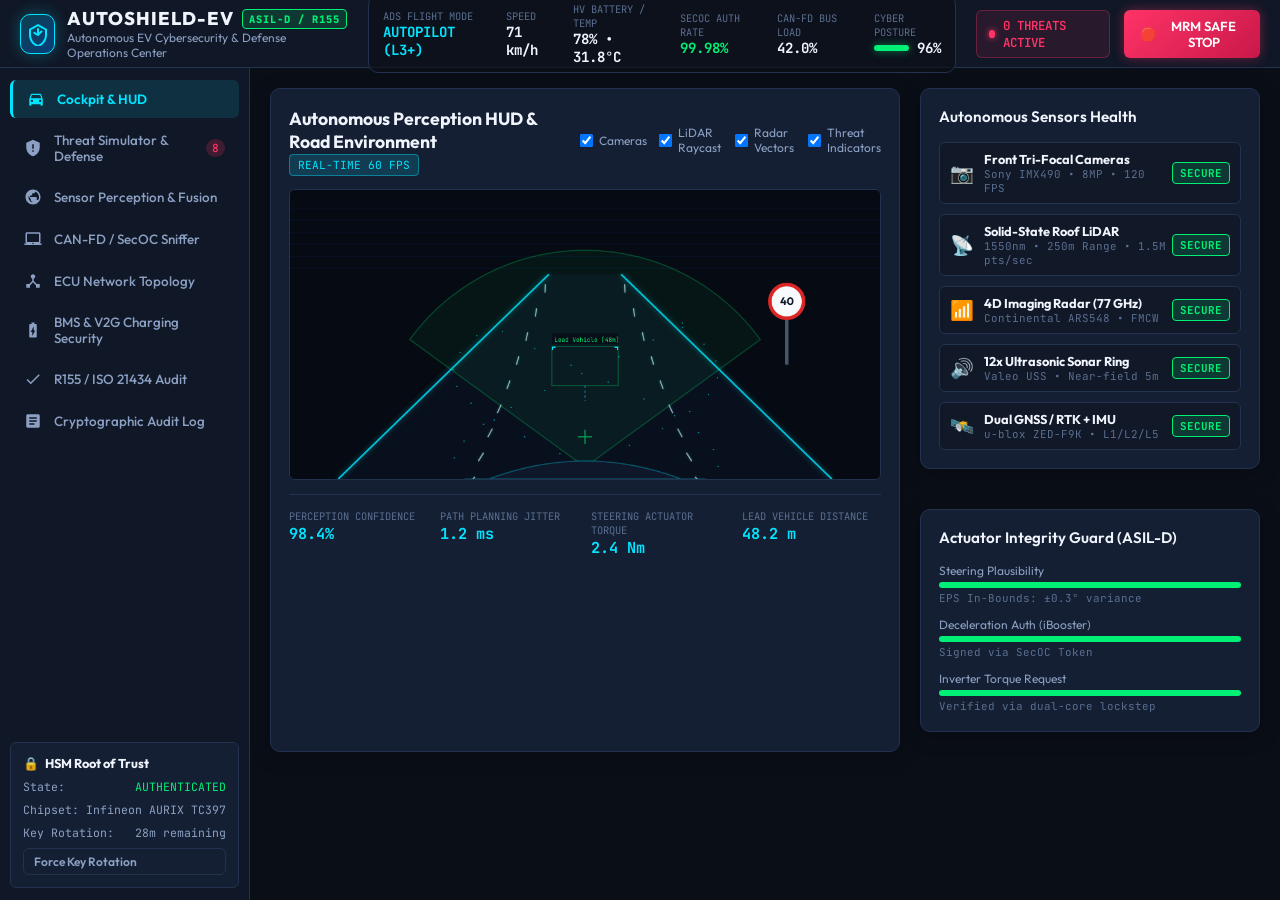
<file: index.html>
<!DOCTYPE html>
<html lang="en">
<head>
  <meta charset="UTF-8">
  <meta name="viewport" content="width=device-width, initial-scale=1.0">
  <title>AutoShield-EV — Autopilot & Electric Vehicle Cybersecurity Operations Center</title>
  <link rel="stylesheet" href="styles.css">
  <link rel="preconnect" href="https://fonts.googleapis.com">
  <link rel="preconnect" href="https://fonts.gstatic.com" crossorigin>
  <link href="https://fonts.googleapis.com/css2?family=JetBrains+Mono:wght@300;400;500;700&family=Outfit:wght@300;400;500;600;700;800&display=swap" rel="stylesheet">
</head>
<body class="dark-theme">
  <!-- Top Navigation & Global Telematics Header -->
  <header class="app-header">
    <div class="header-left">
      <div class="brand-logo">
        <div class="shield-pulse">
          <svg viewBox="0 0 24 24" class="shield-icon">
            <path d="M12 2L3 7v6c0 5.55 3.84 10.74 9 12 5.16-1.26 9-6.45 9-12V7l-9-5zm0 2.18l7 3.89v5.03c0 4.54-3.1 8.78-7 9.87-3.9-1.09-7-5.33-7-9.87V8.07l7-3.89zM12 6a1 1 0 00-1 1v4.27l-2.12-1.22a1 1 0 10-1 1.74l3.5 2a1 1 0 001.24-.12l3.5-3.5a1 1 0 10-1.42-1.42L13 10.46V7a1 1 0 00-1-1z"/>
          </svg>
        </div>
        <div class="brand-text">
          <h1>AUTOSHIELD-EV <span class="badge-v">ASIL-D / R155</span></h1>
          <p class="subtitle">Autonomous EV Cybersecurity & Defense Operations Center</p>
        </div>
      </div>
    </div>

    <!-- Live Vehicle Telemetry Ribbon -->
    <div class="telemetry-ribbon">
      <div class="telemetry-item">
        <span class="label">ADS FLIGHT MODE</span>
        <span class="val highlight" id="ads-mode-badge">AUTOPILOT (L3+)</span>
      </div>
      <div class="telemetry-item">
        <span class="label">SPEED</span>
        <span class="val" id="telemetry-speed">72 km/h</span>
      </div>
      <div class="telemetry-item">
        <span class="label">HV BATTERY / TEMP</span>
        <span class="val" id="telemetry-battery">78% • 31.8°C</span>
      </div>
      <div class="telemetry-item">
        <span class="label">SecOC AUTH RATE</span>
        <span class="val good" id="telemetry-secoc">99.98%</span>
      </div>
      <div class="telemetry-item">
        <span class="label">CAN-FD BUS LOAD</span>
        <span class="val" id="telemetry-busload">42.4%</span>
      </div>
      <div class="telemetry-item">
        <span class="label">CYBER POSTURE</span>
        <div class="posture-meter">
          <div class="posture-bar" id="posture-bar" style="width: 96%"></div>
          <span class="val" id="posture-score">96%</span>
        </div>
      </div>
    </div>

    <!-- Right Controls -->
    <div class="header-right">
      <div class="threat-counter" id="active-threat-count-pill">
        <span class="dot"></span>
        <span id="active-threats-badge">0 THREATS ACTIVE</span>
      </div>
      <button class="btn btn-emergency" id="btn-mrm-trigger" title="Initiate Minimal Risk Maneuver (Fail-Operational Safe Stop)">
        <span class="icon">🛑</span> MRM SAFE STOP
      </button>
    </div>
  </header>

  <!-- Main App Layout with Sidebar -->
  <div class="app-layout">
    <aside class="sidebar">
      <nav class="nav-menu">
        <button class="nav-tab active" data-tab="cockpit">
          <svg viewBox="0 0 24 24"><path d="M18.92 6.01C18.72 5.42 18.16 5 17.5 5h-11c-.66 0-1.21.42-1.42 1.01L3 12v8c0 .55.45 1 1 1h1c.55 0 1-.45 1-1v-1h12v1c0 .55.45 1 1 1h1c.55 0 1-.45 1-1v-8l-2.08-5.99zM6.5 16c-.83 0-1.5-.67-1.5-1.5S5.67 13 6.5 13s1.5.67 1.5 1.5S7.33 16 6.5 16zm11 0c-.83 0-1.5-.67-1.5-1.5s.67-1.5 1.5-1.5 1.5.67 1.5 1.5-.67 1.5-1.5 1.5zM5 11l1.5-4.5h11L19 11H5z"/></svg>
          <span>Cockpit & HUD</span>
        </button>
        <button class="nav-tab" data-tab="threat-center">
          <svg viewBox="0 0 24 24"><path d="M12 1L3 5v6c0 5.55 3.84 10.74 9 12 5.16-1.26 9-6.45 9-12V5l-9-4zm-1 6h2v6h-2V7zm0 8h2v2h-2v-2z"/></svg>
          <span>Threat Simulator & Defense</span>
          <span class="menu-badge" id="sidebar-threat-badge">8</span>
        </button>
        <button class="nav-tab" data-tab="sensor-fusion">
          <svg viewBox="0 0 24 24"><path d="M12 2C6.48 2 2 6.48 2 12s4.48 10 10 10 10-4.48 10-10S17.52 2 12 2zm1 17.93c-3.95-.49-7-3.85-7-7.93 0-.62.08-1.21.21-1.79L9 15v1c0 1.1.9 2 2 2v1.93zm6.9-2.54c-.26-.81-1-1.39-1.9-1.39h-1v-3c0-.55-.45-1-1-1H8v-2h2c.55 0 1-.45 1-1V7h2c1.1 0 2-.9 2-2v-.41c2.93 1.19 5 4.06 5 7.41 0 2.08-.8 3.97-2.1 5.39z"/></svg>
          <span>Sensor Perception & Fusion</span>
        </button>
        <button class="nav-tab" data-tab="bus-monitor">
          <svg viewBox="0 0 24 24"><path d="M20 18c1.1 0 1.99-.9 1.99-2L22 5c0-1.1-.9-2-2-2H4c-1.1 0-2 .9-2 2v11c0 1.1.9 2 2 2H0c0 1.1.9 2 2 2h20c1.1 0 2-.9 2-2h-4zM4 5h16v11H4V5zm8 14c-.55 0-1-.45-1-1s.45-1 1-1 1 .45 1 1-.45 1-1 1z"/></svg>
          <span>CAN-FD / SecOC Sniffer</span>
        </button>
        <button class="nav-tab" data-tab="topology">
          <svg viewBox="0 0 24 24"><path d="M17 16l-4-4V8.82C14.16 8.4 15 7.3 15 6c0-1.66-1.34-3-3-3S9 4.34 9 6c0 1.3.84 2.4 2 2.82V12l-4 4H3v5h5v-3.05l4-4.2 4 4.2V21h5v-5h-4z"/></svg>
          <span>ECU Network Topology</span>
        </button>
        <button class="nav-tab" data-tab="bms-charging">
          <svg viewBox="0 0 24 24"><path d="M15.67 4H14V2h-4v2H8.33C7.6 4 7 4.6 7 5.33v15.33C7 21.4 7.6 22 8.33 22h7.33c.74 0 1.34-.6 1.34-1.33V5.33C17 4.6 16.4 4 15.67 4zM11 20v-5.5H9L13 7v5.5h2L11 20z"/></svg>
          <span>BMS & V2G Charging Security</span>
        </button>
        <button class="nav-tab" data-tab="compliance">
          <svg viewBox="0 0 24 24"><path d="M9 16.17L4.83 12l-1.42 1.41L9 19 21 7l-1.41-1.41z"/></svg>
          <span>R155 / ISO 21434 Audit</span>
        </button>
        <button class="nav-tab" data-tab="audit-logs">
          <svg viewBox="0 0 24 24"><path d="M19 3H5c-1.1 0-2 .9-2 2v14c0 1.1.9 2 2 2h14c1.1 0 2-.9 2-2V5c0-1.1-.9-2-2-2zm-5 14H7v-2h7v2zm3-4H7v-2h10v2zm0-4H7V7h10v2z"/></svg>
          <span>Cryptographic Audit Log</span>
        </button>
      </nav>

      <div class="sidebar-status-box">
        <div class="status-header">
          <span class="icon">🔒</span>
          <strong>HSM Root of Trust</strong>
        </div>
        <div class="status-row"><span>State:</span> <span class="val ok">AUTHENTICATED</span></div>
        <div class="status-row"><span>Chipset:</span> <span class="val">Infineon AURIX TC397</span></div>
        <div class="status-row"><span>Key Rotation:</span> <span class="val">28m remaining</span></div>
        <button class="btn btn-sm btn-outline" id="btn-rotate-keys">Force Key Rotation</button>
      </div>
    </aside>

    <!-- Center Content Area -->
    <main class="main-content">
      
      <!-- TAB 1: COCKPIT & VEHICLE HUD -->
      <section class="tab-pane active" id="pane-cockpit">
        <div class="cockpit-grid">
          <!-- Main HUD Visualizer Canvas -->
          <div class="card hud-card">
            <div class="card-header">
              <div class="header-title">
                <h2>Autonomous Perception HUD & Road Environment</h2>
                <span class="badge badge-accent">REAL-TIME 60 FPS</span>
              </div>
              <div class="hud-toggles">
                <label class="switch-label"><input type="checkbox" id="toggle-camera-overlay" checked> Cameras</label>
                <label class="switch-label"><input type="checkbox" id="toggle-lidar-cloud" checked> LiDAR Raycast</label>
                <label class="switch-label"><input type="checkbox" id="toggle-radar-tracks" checked> Radar Vectors</label>
                <label class="switch-label"><input type="checkbox" id="toggle-sec-vectors" checked> Threat Indicators</label>
              </div>
            </div>
            <div class="canvas-container">
              <canvas id="canvas-hud" width="980" height="480"></canvas>
              
              <!-- Attack Overlay Warnings -->
              <div class="hud-alert-banner hidden" id="hud-alert-banner">
                <span class="warning-icon">⚠️</span>
                <span id="hud-alert-text">CRITICAL SENSOR DISCREPANCY: CAMERA DETECTS PHANTOM VEHICLE (UNCONFIRMED BY RADAR)</span>
              </div>
            </div>
            <div class="hud-footer">
              <div class="hud-stat">
                <span class="label">PERCEPTION CONFIDENCE</span>
                <span class="val" id="hud-perception-conf">98.4%</span>
              </div>
              <div class="hud-stat">
                <span class="label">PATH PLANNING JITTER</span>
                <span class="val" id="hud-path-jitter">1.2 ms</span>
              </div>
              <div class="hud-stat">
                <span class="label">STEERING ACTUATOR TORQUE</span>
                <span class="val" id="hud-steer-torque">2.4 Nm</span>
              </div>
              <div class="hud-stat">
                <span class="label">LEAD VEHICLE DISTANCE</span>
                <span class="val" id="hud-lead-dist">48.2 m</span>
              </div>
            </div>
          </div>

          <!-- Vehicle Sensor Status & Real-time Gauges -->
          <div class="side-hud-column">
            <!-- Autopilot Safety Assurance Matrix -->
            <div class="card sensor-status-card">
              <div class="card-header">
                <h3>Autonomous Sensors Health</h3>
              </div>
              <div class="sensor-list">
                <div class="sensor-row" id="sensor-front-cam">
                  <div class="sensor-info">
                    <span class="sensor-icon">📷</span>
                    <div>
                      <strong>Front Tri-Focal Cameras</strong>
                      <small>Sony IMX490 • 8MP • 120 FPS</small>
                    </div>
                  </div>
                  <span class="status-tag status-secure">SECURE</span>
                </div>
                <div class="sensor-row" id="sensor-lidar">
                  <div class="sensor-info">
                    <span class="sensor-icon">📡</span>
                    <div>
                      <strong>Solid-State Roof LiDAR</strong>
                      <small>1550nm • 250m Range • 1.5M pts/sec</small>
                    </div>
                  </div>
                  <span class="status-tag status-secure">SECURE</span>
                </div>
                <div class="sensor-row" id="sensor-radar">
                  <div class="sensor-info">
                    <span class="sensor-icon">📶</span>
                    <div>
                      <strong>4D Imaging Radar (77 GHz)</strong>
                      <small>Continental ARS548 • FMCW</small>
                    </div>
                  </div>
                  <span class="status-tag status-secure">SECURE</span>
                </div>
                <div class="sensor-row" id="sensor-ultrasonic">
                  <div class="sensor-info">
                    <span class="sensor-icon">🔊</span>
                    <div>
                      <strong>12x Ultrasonic Sonar Ring</strong>
                      <small>Valeo USS • Near-field 5m</small>
                    </div>
                  </div>
                  <span class="status-tag status-secure">SECURE</span>
                </div>
                <div class="sensor-row" id="sensor-gnss">
                  <div class="sensor-info">
                    <span class="sensor-icon">🛰️</span>
                    <div>
                      <strong>Dual GNSS / RTK + IMU</strong>
                      <small>u-blox ZED-F9K • L1/L2/L5</small>
                    </div>
                  </div>
                  <span class="status-tag status-secure">SECURE</span>
                </div>
              </div>
            </div>

            <!-- Drive-by-Wire & Actuator Telemetry -->
            <div class="card">
              <div class="card-header">
                <h3>Actuator Integrity Guard (ASIL-D)</h3>
              </div>
              <div class="actuator-guard-grid">
                <div class="guard-metric">
                  <span class="label">Steering Plausibility</span>
                  <div class="progress-bar-wrap"><div class="fill ok" style="width: 100%"></div></div>
                  <span class="sub">EPS In-Bounds: ±0.3° variance</span>
                </div>
                <div class="guard-metric">
                  <span class="label">Deceleration Auth (iBooster)</span>
                  <div class="progress-bar-wrap"><div class="fill ok" style="width: 100%"></div></div>
                  <span class="sub">Signed via SecOC Token</span>
                </div>
                <div class="guard-metric">
                  <span class="label">Inverter Torque Request</span>
                  <div class="progress-bar-wrap"><div class="fill ok" style="width: 100%"></div></div>
                  <span class="sub">Verified via dual-core lockstep</span>
                </div>
              </div>
            </div>
          </div>
        </div>
      </section>

      <!-- TAB 2: THREAT SIMULATION & ACTIVE DEFENSE -->
      <section class="tab-pane" id="pane-threat-center">
        <div class="threat-center-grid">
          <!-- Left: Attack Injection Console -->
          <div class="card attack-console-card">
            <div class="card-header">
              <div>
                <h2>Interactive Attack Injector (Red Team Simulator)</h2>
                <p class="card-desc">Simulate authentic kinetic, sensor, bus, and charging threats against the vehicle.</p>
              </div>
              <button class="btn btn-outline" id="btn-reset-all-attacks">Reset All Attacks</button>
            </div>

            <div class="attack-cards-list" id="attack-cards-container">
              <!-- Dynamically populated attack scenarios -->
            </div>
          </div>

          <!-- Right: Blue Team Active Defense & Mitigation Center -->
          <div class="card defense-control-card">
            <div class="card-header">
              <div>
                <h2>Autonomous Defense & IDS/IPS Control</h2>
                <p class="card-desc">Automated rules, sensor fusion filtering, and fail-safe triggers.</p>
              </div>
              <div class="ai-toggle-box">
                <span class="label">AUTO-MITIGATE AI</span>
                <label class="switch">
                  <input type="checkbox" id="toggle-auto-mitigate" checked>
                  <span class="slider round"></span>
                </label>
              </div>
            </div>

            <div class="defense-status-summary">
              <div class="stat-box">
                <span class="num good" id="defended-attacks-count">0</span>
                <span class="label">Attacks Neutralized</span>
              </div>
              <div class="stat-box">
                <span class="num danger" id="active-incidents-count">0</span>
                <span class="label">Active Incidents</span>
              </div>
              <div class="stat-box">
                <span class="num highlight" id="mrm-readiness">100%</span>
                <span class="label">MRM Safe-Stop Ready</span>
              </div>
            </div>

            <div class="defense-rules-accordion">
              <h3>Active Automotive Security Engines</h3>
              
              <div class="defense-rule-item">
                <div class="rule-header">
                  <div class="rule-title">
                    <span class="status-indicator on"></span>
                    <strong>Tri-Sensor Cross-Plausibility Arbiter</strong>
                  </div>
                  <span class="badge badge-sm badge-success">ACTIVE</span>
                </div>
                <p class="rule-desc">Cross-validates 2D camera objects against 3D radar/LiDAR spatial returns. Discards phantom obstacles generated by adversarial lasers or stickers.</p>
              </div>

              <div class="defense-rule-item">
                <div class="rule-header">
                  <div class="rule-title">
                    <span class="status-indicator on"></span>
                    <strong>AUTOSAR SecOC Freshness & MAC Verifier</strong>
                  </div>
                  <span class="badge badge-sm badge-success">ACTIVE</span>
                </div>
                <p class="rule-desc">Drops unauthenticated CAN-FD frames. Validates monotonic 64-bit Trip Counter + CMAC-AES128 signature on brake & steering command frames.</p>
              </div>

              <div class="defense-rule-item">
                <div class="rule-header">
                  <div class="rule-title">
                    <span class="status-indicator on"></span>
                    <strong>BMS Electro-Thermal Pyrotechnic Guard</strong>
                  </div>
                  <span class="badge badge-sm badge-success">ACTIVE</span>
                </div>
                <p class="rule-desc">Monitors fast-charge CC/CV curves. Isolates high-voltage main contactors if cell voltage &gt; 4.25V or delta-temp exceeds 1.5°C/s.</p>
              </div>

              <div class="defense-rule-item">
                <div class="rule-header">
                  <div class="rule-title">
                    <span class="status-indicator on"></span>
                    <strong>Uptane / TUF Cryptographic Firmware Auditor</strong>
                  </div>
                  <span class="badge badge-sm badge-success">ACTIVE</span>
                </div>
                <p class="rule-desc">Validates root, targets, and snapshot metadata from Director and Image repositories before committing flash memory writes.</p>
              </div>
            </div>

            <div class="manual-quarantine-box">
              <h4>Direct Countermeasure Override</h4>
              <div class="action-buttons-row">
                <button class="btn btn-sm btn-warning" id="btn-isolate-gateway">Isolate IVI / Telematics Gateway</button>
                <button class="btn btn-sm btn-primary" id="btn-force-sensor-fallback">Force Radar-Only Fail-Operational</button>
                <button class="btn btn-sm btn-danger" id="btn-cut-dc-charging">Emergency HV Contactor Disconnect</button>
              </div>
            </div>
          </div>
        </div>
      </section>

      <!-- TAB 3: SENSOR PERCEPTION & FUSION -->
      <section class="tab-pane" id="pane-sensor-fusion">
        <div class="fusion-grid">
          <div class="card">
            <div class="card-header">
              <h2>Perception Fusion & Anomaly Arbiter</h2>
              <span class="badge badge-accent">Kalman Filter & Deep Ensemble</span>
            </div>
            <div class="fusion-comparison-table-wrap">
              <table class="data-table" id="sensor-fusion-table">
                <thead>
                  <tr>
                    <th>Object ID</th>
                    <th>Class</th>
                    <th>Camera Confidence</th>
                    <th>Radar Distance (m)</th>
                    <th>LiDAR Point Count</th>
                    <th>Cross-Validation Status</th>
                    <th>Action Taken</th>
                  </tr>
                </thead>
                <tbody id="fusion-table-body">
                  <!-- Injected via JavaScript -->
                </tbody>
              </table>
            </div>
          </div>

          <div class="card">
            <div class="card-header">
              <h2>Adversarial Vision Defense (Neural Feature Inspection)</h2>
            </div>
            <div class="adversarial-explainer">
              <div class="explainer-card">
                <h4>Adversarial Patch Detection</h4>
                <p>Monitors spatial high-frequency noise gradients in camera feature maps (ResNet/ViT backbone). Automatically drops detections where gradient entropy exceeds normal road sign textures.</p>
                <div class="metric-row">
                  <span>Entropy Sensitivity:</span>
                  <span class="val highlight">0.84 (High)</span>
                </div>
              </div>
              <div class="explainer-card">
                <h4>LiDAR Distance Tamper Filter</h4>
                <p>Validates optical pulse return timing (Time of Flight). Prevents laser repeater attacks from faking obstacle distances by detecting unphysical phase shifts.</p>
                <div class="metric-row">
                  <span>ToF Plausibility Check:</span>
                  <span class="val good">ENABLED (±0.05ns)</span>
                </div>
              </div>
            </div>
          </div>
        </div>
      </section>

      <!-- TAB 4: CAN-FD / SecOC SNIFFER -->
      <section class="tab-pane" id="pane-bus-monitor">
        <div class="card bus-sniffer-card">
          <div class="card-header">
            <div>
              <h2>In-Vehicle CAN-FD & Automotive Ethernet Telemetry Sniffer</h2>
              <p class="card-desc">Inspect real-time frame traffic across Powertrain, Chassis, ADAS, and Gateway buses.</p>
            </div>
            <div class="sniffer-controls">
              <input type="text" id="can-filter-input" placeholder="Filter by ID (e.g. 0x0C4, 0x120)..." class="input-text">
              <button class="btn btn-sm btn-outline" id="btn-pause-can">Pause Stream</button>
              <button class="btn btn-sm btn-outline" id="btn-clear-can">Clear Buffer</button>
            </div>
          </div>

          <div class="table-container sniffer-table-wrap">
            <table class="data-table" id="can-sniffer-table">
              <thead>
                <tr>
                  <th>Timestamp</th>
                  <th>Bus Domain</th>
                  <th>CAN ID</th>
                  <th>Message Name</th>
                  <th>DLC</th>
                  <th>Payload (Hex)</th>
                  <th>Freshness Counter</th>
                  <th>SecOC MAC</th>
                  <th>Validation</th>
                </tr>
              </thead>
              <tbody id="can-table-body">
                <!-- Dynamically populated packet rows -->
              </tbody>
            </table>
          </div>

          <div class="can-injector-bar">
            <strong>Arbitrary Packet Injector (Auditing Tool):</strong>
            <select id="inject-bus-select" class="input-select">
              <option value="CAN-ADAS">CAN-ADAS (Autopilot Bus)</option>
              <option value="CAN-CHASSIS">CAN-CHASSIS (Steering & Brakes)</option>
              <option value="CAN-PT">CAN-POWERTRAIN (Inverter & BMS)</option>
            </select>
            <input type="text" id="inject-id-input" placeholder="ID (e.g. 0x110)" value="0x110" class="input-text-sm">
            <input type="text" id="inject-payload-input" placeholder="Payload (e.g. FF 00 24 1A)" value="FF 00 00 00" class="input-text">
            <button class="btn btn-sm btn-warning" id="btn-inject-frame">Inject Test Frame</button>
          </div>
        </div>
      </section>

      <!-- TAB 5: ECU NETWORK TOPOLOGY -->
      <section class="tab-pane" id="pane-topology">
        <div class="card">
          <div class="card-header">
            <div>
              <h2>In-Vehicle ECU Gateway Architecture & Bus Segregation</h2>
              <p class="card-desc">Hardware security zoning conforming to ISO/SAE 21434 and AUTOSAR Classic/Adaptive platform.</p>
            </div>
            <div class="topology-legend">
              <span class="legend-item"><span class="dot-legend secure"></span> Secure Subnet</span>
              <span class="legend-item"><span class="dot-legend targeted"></span> Compromised / Under Attack</span>
              <span class="legend-item"><span class="dot-legend isolated"></span> Air-Gapped / Quarantined</span>
            </div>
          </div>
          <div class="canvas-container">
            <canvas id="canvas-topology" width="1020" height="520"></canvas>
          </div>
        </div>
      </section>

      <!-- TAB 6: BMS & V2G CHARGING SECURITY -->
      <section class="tab-pane" id="pane-bms-charging">
        <div class="bms-charging-grid">
          <div class="card">
            <div class="card-header">
              <h2>High-Voltage Battery Security & Anti-Thermal Runaway</h2>
              <span class="badge badge-accent">800V Architecture</span>
            </div>
            <div class="bms-telemetry-panel">
              <div class="battery-pack-vis">
                <div class="pack-status-indicator">
                  <span class="title">Pack State</span>
                  <span class="state-badge ok" id="bms-pack-status-badge">BALANCED & MONITORED</span>
                </div>
                <div class="pack-temp-readout">
                  <span class="temp-val" id="bms-pack-temp">32.4°C</span>
                  <span class="temp-sub">Max allowable: 55.0°C</span>
                </div>
              </div>

              <div class="bms-cells-grid" id="bms-cells-container">
                <!-- 16 battery cell module indicators -->
              </div>

              <div class="bms-safety-locks">
                <h4>BMS Hardware Safety Locks</h4>
                <div class="locks-list">
                  <div class="lock-item">
                    <span>Overvoltage Hardware Clamp (4.25V/cell):</span>
                    <span class="val good">ENGAGED</span>
                  </div>
                  <div class="lock-item">
                    <span>Pyrotechnic Safety Disconnect:</span>
                    <span class="val good">ARMED (0ms Trip Time)</span>
                  </div>
                  <div class="lock-item">
                    <span>Cryprographic Telemetry Attestation:</span>
                    <span class="val good">ECDSA P-256</span>
                  </div>
                </div>
              </div>
            </div>
          </div>

          <div class="card">
            <div class="card-header">
              <h2>ISO 15118-20 "Plug & Charge" PKI Security</h2>
              <span class="badge badge-accent">mTLS / V2G</span>
            </div>
            <div class="charging-security-info">
              <div class="v2g-handshake-step">
                <div class="step-num">1</div>
                <div class="step-details">
                  <strong>SECC Discovery & TLS 1.3 Handshake</strong>
                  <p>Mutual authentication using OEM contract certificates stored in secure TPM.</p>
                </div>
                <span class="status-tag status-secure">VERIFIED</span>
              </div>
              <div class="v2g-handshake-step">
                <div class="step-num">2</div>
                <div class="step-details">
                  <strong>Contract Certificate & Billing Token Validation</strong>
                  <p>ECDSA signed digital certificate preventing billing theft or rogue charge commands.</p>
                </div>
                <span class="status-tag status-secure">VERIFIED</span>
              </div>
              <div class="v2g-handshake-step">
                <div class="step-num">3</div>
                <div class="step-details">
                  <strong>Power Profile & Grid Demand Negotiation</strong>
                  <p>Prevents rogue frequency surge attacks on electrical distribution transformers.</p>
                </div>
                <span class="status-tag status-secure">VERIFIED</span>
              </div>

              <div class="charger-test-box">
                <h4>Simulate Malicious Charger Connection</h4>
                <p>Connect an uncertified EVSE sending malicious power curve requests.</p>
                <button class="btn btn-outline btn-sm" id="btn-test-malicious-evse">Test Rogue Charger Handshake</button>
              </div>
            </div>
          </div>
        </div>
      </section>

      <!-- TAB 7: COMPLIANCE & STANDARDS AUDIT -->
      <section class="tab-pane" id="pane-compliance">
        <div class="card">
          <div class="card-header">
            <div>
              <h2>UNECE WP.29 R155 & ISO/SAE 21434 Compliance Dashboard</h2>
              <p class="card-desc">Vehicle type-approval cybersecurity verification and cyber safety audit checklist.</p>
            </div>
            <button class="btn btn-sm btn-primary" id="btn-export-audit-report">Export Full Audit Report (PDF/JSON)</button>
          </div>

          <div class="compliance-sections">
            <div class="compliance-group">
              <h3>UNECE R155 — Cybersecurity Management System (CSMS)</h3>
              <div class="compliance-item passed">
                <div class="item-status">✓</div>
                <div class="item-text">
                  <strong>Threat Analysis and Risk Assessment (TARA) Conformance</strong>
                  <span>Every external interface (V2X, Cellular, Bluetooth, EVSE, OBD-II) mapped to attack trees.</span>
                </div>
                <span class="item-badge">PASSED</span>
              </div>
              <div class="compliance-item passed">
                <div class="item-status">✓</div>
                <div class="item-text">
                  <strong>Post-Production Incident Response & Fleet Telemetry Monitoring</strong>
                  <span>VSOC (Vehicle Security Operations Center) ingestion pipeline connected with automated anomaly alerts.</span>
                </div>
                <span class="item-badge">PASSED</span>
              </div>
              <div class="compliance-item passed">
                <div class="item-status">✓</div>
                <div class="item-text">
                  <strong>Supply Chain & Tier-1 Cybersecurity Audit</strong>
                  <span>BOM cryptographic verification for all 3rd-party microcontrollers and firmware blobs.</span>
                </div>
                <span class="item-badge">PASSED</span>
              </div>
            </div>

            <div class="compliance-group">
              <h3>UNECE R156 — Software Update Management System (SUMS)</h3>
              <div class="compliance-item passed">
                <div class="item-status">✓</div>
                <div class="item-text">
                  <strong>Cryptographic Integrity & Rollback Protection (Uptane/TUF)</strong>
                  <span>Firmware binaries signed with multi-signature root keys. Anti-rollback counters strictly enforced.</span>
                </div>
                <span class="item-badge">PASSED</span>
              </div>
              <div class="compliance-item passed">
                <div class="item-status">✓</div>
                <div class="item-text">
                  <strong>Safe State Execution During In-Flight Updates</strong>
                  <span>OTA flashing disabled unless vehicle is parked in Gear P with parking brake engaged and HV contactors safe.</span>
                </div>
                <span class="item-badge">PASSED</span>
              </div>
            </div>

            <div class="compliance-group">
              <h3>ISO 26262 / ASIL-D Functional Safety & Cyber-Physical Interlock</h3>
              <div class="compliance-item passed">
                <div class="item-status">✓</div>
                <div class="item-text">
                  <strong>Fail-Operational Minimal Risk Maneuver (MRM) Assurance</strong>
                  <span>Independent backup microcontroller executes controlled lane pull-over if central compute crashes.</span>
                </div>
                <span class="item-badge">PASSED</span>
              </div>
            </div>
          </div>
        </div>
      </section>

      <!-- TAB 8: CRYPTOGRAPHIC AUDIT LOG -->
      <section class="tab-pane" id="pane-audit-logs">
        <div class="card">
          <div class="card-header">
            <div>
              <h2>Immutable Cryptographic Audit Trail</h2>
              <p class="card-desc">Hash-chained, tamper-evident security ledger for forensic collision & cyber investigation.</p>
            </div>
            <div class="log-actions">
              <button class="btn btn-sm btn-outline" id="btn-export-logs">Export CSV</button>
              <button class="btn btn-sm btn-outline" id="btn-clear-logs">Clear Visual</button>
            </div>
          </div>
          <div class="table-container">
            <table class="data-table" id="audit-log-table">
              <thead>
                <tr>
                  <th>Timestamp</th>
                  <th>Severity</th>
                  <th>Subsystem</th>
                  <th>Event Description</th>
                  <th>Evidence Hash (SHA-256)</th>
                </tr>
              </thead>
              <tbody id="log-table-body">
                <!-- Dynamically populated log entries -->
              </tbody>
            </table>
          </div>
        </div>
      </section>

    </main>
  </div>

  <script src="app.js"></script>
</body>
</html>
</file>
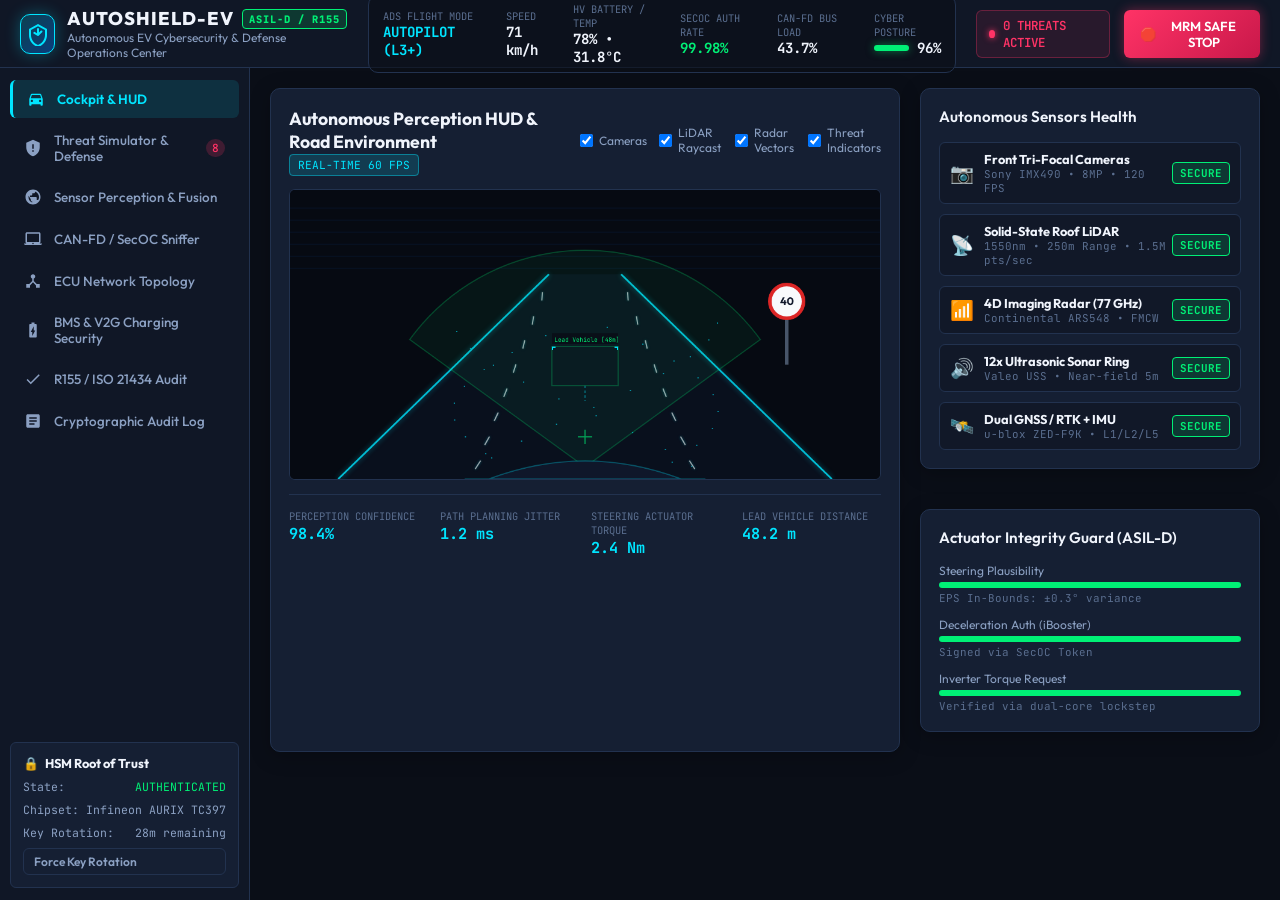
<file: standalone_autoshield.html>
<!DOCTYPE html>
<html lang="en">
<head>
  <meta charset="UTF-8">
  <meta name="viewport" content="width=device-width, initial-scale=1.0">
  <title>AutoShield-EV — Autopilot & Electric Vehicle Cybersecurity Operations Center</title>
  <style>
:root {
  --bg-primary: #0a0e17;
  --bg-secondary: #101726;
  --bg-card: #151f33;
  --bg-hover: #1b2842;
  --border: #22324f;
  --border-focus: #00d2ff;
  
  --text-main: #f0f4fc;
  --text-muted: #8ba0c2;
  --text-dim: #5a6e8f;

  --accent-cyan: #00e5ff;
  --accent-blue: #0077fe;
  --accent-green: #00f076;
  --accent-warning: #ffb703;
  --accent-danger: #ff3366;
  --accent-purple: #9d4edd;

  --font-sans: 'Outfit', -apple-system, BlinkMacSystemFont, 'Segoe UI', Roboto, sans-serif;
  --font-mono: 'JetBrains Mono', 'Fira Code', monospace;
  --radius-sm: 6px;
  --radius-md: 10px;
  --radius-lg: 16px;
}

* {
  margin: 0;
  padding: 0;
  box-sizing: border-box;
}

body.dark-theme {
  background-color: var(--bg-primary);
  color: var(--text-main);
  font-family: var(--font-sans);
  height: 100vh;
  overflow: hidden;
  display: flex;
  flex-direction: column;
}

/* Header & Telemetry Ribbon */
.app-header {
  height: 68px;
  background-color: var(--bg-secondary);
  border-bottom: 1px solid var(--border);
  display: flex;
  align-items: center;
  justify-content: space-between;
  padding: 0 20px;
  gap: 20px;
  flex-shrink: 0;
  z-index: 100;
}

.header-left {
  display: flex;
  align-items: center;
}

.brand-logo {
  display: flex;
  align-items: center;
  gap: 12px;
}

.shield-pulse {
  width: 40px;
  height: 40px;
  border-radius: 10px;
  background: linear-gradient(135deg, rgba(0, 229, 255, 0.2), rgba(0, 119, 254, 0.4));
  border: 1px solid var(--accent-cyan);
  display: flex;
  align-items: center;
  justify-content: center;
  box-shadow: 0 0 15px rgba(0, 229, 255, 0.3);
}

.shield-icon {
  width: 24px;
  height: 24px;
  fill: var(--accent-cyan);
}

.brand-text h1 {
  font-size: 1.15rem;
  font-weight: 800;
  letter-spacing: 1px;
  display: flex;
  align-items: center;
  gap: 8px;
}

.badge-v {
  font-size: 0.65rem;
  background: rgba(0, 240, 118, 0.15);
  color: var(--accent-green);
  border: 1px solid var(--accent-green);
  padding: 2px 6px;
  border-radius: 4px;
  font-family: var(--font-mono);
}

.subtitle {
  font-size: 0.75rem;
  color: var(--text-muted);
}

/* Telemetry Ribbon */
.telemetry-ribbon {
  display: flex;
  align-items: center;
  background: rgba(10, 14, 23, 0.6);
  border: 1px solid var(--border);
  border-radius: var(--radius-md);
  padding: 6px 14px;
  gap: 20px;
}

.telemetry-item {
  display: flex;
  flex-direction: column;
}

.telemetry-item .label {
  font-size: 0.65rem;
  font-family: var(--font-mono);
  color: var(--text-dim);
  text-transform: uppercase;
}

.telemetry-item .val {
  font-size: 0.88rem;
  font-weight: 700;
  font-family: var(--font-mono);
  color: var(--text-main);
}

.telemetry-item .val.highlight {
  color: var(--accent-cyan);
}

.telemetry-item .val.good {
  color: var(--accent-green);
}

.telemetry-item .val.danger {
  color: var(--accent-danger);
}

.posture-meter {
  display: flex;
  align-items: center;
  gap: 8px;
}

.posture-bar {
  width: 50px;
  height: 6px;
  background: var(--accent-green);
  border-radius: 3px;
  box-shadow: 0 0 8px rgba(0, 240, 118, 0.5);
  transition: width 0.3s ease, background 0.3s ease;
}

/* Header Right */
.header-right {
  display: flex;
  align-items: center;
  gap: 14px;
}

.threat-counter {
  display: flex;
  align-items: center;
  gap: 8px;
  background: rgba(255, 51, 102, 0.1);
  border: 1px solid rgba(255, 51, 102, 0.3);
  padding: 6px 12px;
  border-radius: var(--radius-sm);
  font-family: var(--font-mono);
  font-size: 0.78rem;
  font-weight: 600;
  color: var(--accent-danger);
}

.threat-counter .dot {
  width: 8px;
  height: 8px;
  border-radius: 50%;
  background: var(--accent-danger);
  box-shadow: 0 0 6px var(--accent-danger);
  animation: pulse-red 1.5s infinite;
}

@keyframes pulse-red {
  0%, 100% { opacity: 1; transform: scale(1); }
  50% { opacity: 0.4; transform: scale(0.85); }
}

.btn {
  padding: 8px 16px;
  border-radius: var(--radius-sm);
  font-family: var(--font-sans);
  font-size: 0.82rem;
  font-weight: 600;
  cursor: pointer;
  display: inline-flex;
  align-items: center;
  gap: 8px;
  transition: all 0.2s ease;
  border: none;
}

.btn-emergency {
  background: linear-gradient(135deg, #ff3366, #c9184a);
  color: white;
  box-shadow: 0 0 12px rgba(255, 51, 102, 0.4);
}

.btn-emergency:hover {
  background: linear-gradient(135deg, #ff4d7d, #e01e5a);
  transform: translateY(-1px);
}

.btn-primary {
  background: var(--accent-blue);
  color: white;
}

.btn-primary:hover {
  background: #1a88ff;
}

.btn-outline {
  background: transparent;
  border: 1px solid var(--border);
  color: var(--text-muted);
}

.btn-outline:hover {
  border-color: var(--accent-cyan);
  color: var(--accent-cyan);
}

.btn-sm {
  padding: 5px 10px;
  font-size: 0.75rem;
}

.btn-warning {
  background: var(--accent-warning);
  color: #1a1a1a;
}

.btn-danger {
  background: var(--accent-danger);
  color: white;
}

/* App Layout */
.app-layout {
  display: flex;
  flex: 1;
  height: calc(100vh - 68px);
  overflow: hidden;
}

/* Sidebar */
.sidebar {
  width: 250px;
  background-color: var(--bg-secondary);
  border-right: 1px solid var(--border);
  display: flex;
  flex-direction: column;
  justify-content: space-between;
  padding: 12px 10px;
  flex-shrink: 0;
}

.nav-menu {
  display: flex;
  flex-direction: column;
  gap: 4px;
}

.nav-tab {
  display: flex;
  align-items: center;
  gap: 12px;
  padding: 10px 14px;
  background: transparent;
  border: none;
  color: var(--text-muted);
  border-radius: var(--radius-sm);
  font-family: var(--font-sans);
  font-size: 0.84rem;
  font-weight: 500;
  cursor: pointer;
  text-align: left;
  transition: all 0.2s;
  position: relative;
}

.nav-tab svg {
  width: 18px;
  height: 18px;
  fill: currentColor;
  flex-shrink: 0;
}

.nav-tab:hover {
  background: var(--bg-card);
  color: var(--text-main);
}

.nav-tab.active {
  background: rgba(0, 229, 255, 0.12);
  color: var(--accent-cyan);
  border-left: 3px solid var(--accent-cyan);
  font-weight: 600;
}

.menu-badge {
  margin-left: auto;
  font-family: var(--font-mono);
  font-size: 0.7rem;
  background: rgba(255, 51, 102, 0.2);
  color: var(--accent-danger);
  padding: 2px 6px;
  border-radius: 10px;
}

.sidebar-status-box {
  background: var(--bg-card);
  border: 1px solid var(--border);
  border-radius: var(--radius-sm);
  padding: 12px;
  display: flex;
  flex-direction: column;
  gap: 8px;
}

.status-header {
  font-size: 0.8rem;
  color: var(--text-main);
  display: flex;
  align-items: center;
  gap: 6px;
}

.status-row {
  display: flex;
  justify-content: space-between;
  font-size: 0.72rem;
  color: var(--text-muted);
  font-family: var(--font-mono);
}

.status-row .val.ok {
  color: var(--accent-green);
}

/* Main Content Area */
.main-content {
  flex: 1;
  background-color: var(--bg-primary);
  overflow-y: auto;
  padding: 20px;
  position: relative;
}

.tab-pane {
  display: none;
  animation: fadeIn 0.25s ease forwards;
}

.tab-pane.active {
  display: block;
}

@keyframes fadeIn {
  from { opacity: 0; transform: translateY(6px); }
  to { opacity: 1; transform: translateY(0); }
}

/* Cards */
.card {
  background-color: var(--bg-card);
  border: 1px solid var(--border);
  border-radius: var(--radius-md);
  padding: 18px;
  box-shadow: 0 4px 20px rgba(0, 0, 0, 0.25);
  margin-bottom: 20px;
}

.card-header {
  display: flex;
  align-items: center;
  justify-content: space-between;
  margin-bottom: 16px;
}

.card-header h2 {
  font-size: 1.1rem;
  font-weight: 700;
  color: var(--text-main);
}

.card-header h3 {
  font-size: 0.95rem;
  font-weight: 600;
  color: var(--text-main);
}

.card-desc {
  font-size: 0.78rem;
  color: var(--text-muted);
  margin-top: 2px;
}

.badge {
  font-size: 0.7rem;
  font-family: var(--font-mono);
  padding: 3px 8px;
  border-radius: 4px;
}

.badge-accent {
  background: rgba(0, 229, 255, 0.15);
  color: var(--accent-cyan);
  border: 1px solid rgba(0, 229, 255, 0.4);
}

.badge-sm {
  font-size: 0.65rem;
  padding: 2px 6px;
}

.badge-success {
  background: rgba(0, 240, 118, 0.15);
  color: var(--accent-green);
  border: 1px solid var(--accent-green);
}

/* Tab 1: Cockpit Layout */
.cockpit-grid {
  display: grid;
  grid-template-columns: 1fr 340px;
  gap: 20px;
}

.hud-card {
  margin-bottom: 0;
}

.canvas-container {
  position: relative;
  width: 100%;
  background: #070a10;
  border-radius: var(--radius-sm);
  border: 1px solid var(--border);
  overflow: hidden;
  display: flex;
  align-items: center;
  justify-content: center;
}

#canvas-hud {
  width: 100%;
  height: auto;
  display: block;
}

.hud-toggles {
  display: flex;
  gap: 12px;
}

.switch-label {
  font-size: 0.75rem;
  color: var(--text-muted);
  display: flex;
  align-items: center;
  gap: 6px;
  cursor: pointer;
}

.hud-alert-banner {
  position: absolute;
  top: 15px;
  left: 20px;
  right: 20px;
  background: rgba(255, 51, 102, 0.9);
  color: white;
  padding: 10px 16px;
  border-radius: var(--radius-sm);
  font-family: var(--font-mono);
  font-size: 0.8rem;
  font-weight: 700;
  display: flex;
  align-items: center;
  gap: 10px;
  box-shadow: 0 0 20px rgba(255, 51, 102, 0.7);
  animation: pulse-alert 1s infinite alternate;
}

.hud-alert-banner.hidden {
  display: none;
}

@keyframes pulse-alert {
  from { opacity: 0.85; }
  to { opacity: 1; }
}

.hud-footer {
  display: grid;
  grid-template-columns: repeat(4, 1fr);
  gap: 12px;
  margin-top: 14px;
  padding-top: 14px;
  border-top: 1px solid var(--border);
}

.hud-stat .label {
  font-size: 0.65rem;
  font-family: var(--font-mono);
  color: var(--text-dim);
  display: block;
}

.hud-stat .val {
  font-size: 0.95rem;
  font-weight: 700;
  font-family: var(--font-mono);
  color: var(--accent-cyan);
}

.side-hud-column {
  display: flex;
  flex-direction: column;
  gap: 20px;
}

.sensor-list {
  display: flex;
  flex-direction: column;
  gap: 10px;
}

.sensor-row {
  display: flex;
  align-items: center;
  justify-content: space-between;
  padding: 8px 10px;
  background: rgba(10, 14, 23, 0.4);
  border: 1px solid var(--border);
  border-radius: var(--radius-sm);
}

.sensor-info {
  display: flex;
  align-items: center;
  gap: 10px;
}

.sensor-icon {
  font-size: 1.2rem;
}

.sensor-info strong {
  display: block;
  font-size: 0.8rem;
  color: var(--text-main);
}

.sensor-info small {
  display: block;
  font-size: 0.68rem;
  color: var(--text-dim);
  font-family: var(--font-mono);
}

.status-tag {
  font-size: 0.68rem;
  font-family: var(--font-mono);
  font-weight: 700;
  padding: 3px 7px;
  border-radius: 4px;
}

.status-tag.status-secure {
  background: rgba(0, 240, 118, 0.15);
  color: var(--accent-green);
  border: 1px solid var(--accent-green);
}

.status-tag.status-spoofed {
  background: rgba(255, 51, 102, 0.2);
  color: var(--accent-danger);
  border: 1px solid var(--accent-danger);
  animation: pulse-red 1s infinite;
}

.actuator-guard-grid {
  display: flex;
  flex-direction: column;
  gap: 12px;
}

.guard-metric .label {
  font-size: 0.75rem;
  color: var(--text-muted);
  display: block;
  margin-bottom: 4px;
}

.progress-bar-wrap {
  width: 100%;
  height: 6px;
  background: #0b111e;
  border-radius: 3px;
  overflow: hidden;
}

.progress-bar-wrap .fill.ok {
  background: var(--accent-green);
  height: 100%;
}

.guard-metric .sub {
  font-size: 0.68rem;
  font-family: var(--font-mono);
  color: var(--text-dim);
  display: block;
  margin-top: 3px;
}

/* Tab 2: Threat Center */
.threat-center-grid {
  display: grid;
  grid-template-columns: 1.2fr 0.8fr;
  gap: 20px;
}

.attack-cards-list {
  display: flex;
  flex-direction: column;
  gap: 12px;
  max-height: calc(100vh - 220px);
  overflow-y: auto;
  padding-right: 6px;
}

.attack-item-card {
  background: var(--bg-secondary);
  border: 1px solid var(--border);
  border-radius: var(--radius-sm);
  padding: 14px;
  display: flex;
  flex-direction: column;
  gap: 8px;
  transition: all 0.2s;
}

.attack-item-card:hover {
  border-color: rgba(0, 229, 255, 0.4);
}

.attack-item-card.active-attack {
  border-color: var(--accent-danger);
  background: rgba(255, 51, 102, 0.08);
  box-shadow: 0 0 14px rgba(255, 51, 102, 0.2);
}

.attack-header {
  display: flex;
  align-items: center;
  justify-content: space-between;
}

.attack-title {
  display: flex;
  align-items: center;
  gap: 8px;
}

.attack-title strong {
  font-size: 0.9rem;
  color: var(--text-main);
}

.sev-badge {
  font-size: 0.65rem;
  font-family: var(--font-mono);
  font-weight: 700;
  padding: 2px 6px;
  border-radius: 3px;
}

.sev-badge.critical {
  background: rgba(255, 51, 102, 0.25);
  color: var(--accent-danger);
  border: 1px solid var(--accent-danger);
}

.sev-badge.high {
  background: rgba(255, 183, 3, 0.2);
  color: var(--accent-warning);
  border: 1px solid var(--accent-warning);
}

.attack-desc {
  font-size: 0.78rem;
  color: var(--text-muted);
  line-height: 1.4;
}

.attack-meta {
  display: flex;
  align-items: center;
  justify-content: space-between;
  margin-top: 6px;
}

.target-layer {
  font-size: 0.7rem;
  font-family: var(--font-mono);
  color: var(--text-dim);
}

.attack-actions {
  display: flex;
  gap: 8px;
}

/* Defense Control */
.ai-toggle-box {
  display: flex;
  align-items: center;
  gap: 10px;
}

.ai-toggle-box .label {
  font-size: 0.75rem;
  font-family: var(--font-mono);
  color: var(--accent-cyan);
}

.switch {
  position: relative;
  display: inline-block;
  width: 36px;
  height: 20px;
}

.switch input {
  opacity: 0;
  width: 0;
  height: 0;
}

.slider {
  position: absolute;
  cursor: pointer;
  top: 0; left: 0; right: 0; bottom: 0;
  background-color: #2a3b5c;
  transition: .3s;
  border-radius: 20px;
}

.slider:before {
  position: absolute;
  content: "";
  height: 14px;
  width: 14px;
  left: 3px;
  bottom: 3px;
  background-color: white;
  transition: .3s;
  border-radius: 50%;
}

input:checked + .slider {
  background-color: var(--accent-cyan);
}

input:checked + .slider:before {
  transform: translateX(16px);
}

.defense-status-summary {
  display: grid;
  grid-template-columns: repeat(3, 1fr);
  gap: 10px;
  margin-bottom: 16px;
}

.stat-box {
  background: var(--bg-secondary);
  border: 1px solid var(--border);
  border-radius: var(--radius-sm);
  padding: 12px;
  text-align: center;
}

.stat-box .num {
  font-size: 1.4rem;
  font-weight: 800;
  font-family: var(--font-mono);
  display: block;
}

.stat-box .label {
  font-size: 0.68rem;
  color: var(--text-muted);
}

.defense-rules-accordion {
  display: flex;
  flex-direction: column;
  gap: 10px;
}

.defense-rule-item {
  background: var(--bg-secondary);
  border: 1px solid var(--border);
  border-radius: var(--radius-sm);
  padding: 12px;
}

.rule-header {
  display: flex;
  align-items: center;
  justify-content: space-between;
  margin-bottom: 4px;
}

.rule-title {
  display: flex;
  align-items: center;
  gap: 8px;
}

.status-indicator {
  width: 8px;
  height: 8px;
  border-radius: 50%;
}

.status-indicator.on {
  background: var(--accent-green);
  box-shadow: 0 0 6px var(--accent-green);
}

.rule-desc {
  font-size: 0.74rem;
  color: var(--text-muted);
  line-height: 1.35;
}

.manual-quarantine-box {
  margin-top: 16px;
  padding-top: 16px;
  border-top: 1px solid var(--border);
}

.manual-quarantine-box h4 {
  font-size: 0.8rem;
  color: var(--text-main);
  margin-bottom: 10px;
}

.action-buttons-row {
  display: flex;
  gap: 8px;
  flex-wrap: wrap;
}

/* Tables */
.table-container {
  max-height: 480px;
  overflow-y: auto;
  border: 1px solid var(--border);
  border-radius: var(--radius-sm);
}

.data-table {
  width: 100%;
  border-collapse: collapse;
  font-size: 0.78rem;
  text-align: left;
}

.data-table th {
  background: var(--bg-secondary);
  padding: 10px 12px;
  color: var(--text-muted);
  font-family: var(--font-mono);
  font-weight: 600;
  position: sticky;
  top: 0;
  border-bottom: 1px solid var(--border);
  z-index: 10;
}

.data-table td {
  padding: 8px 12px;
  border-bottom: 1px solid rgba(34, 50, 79, 0.4);
  font-family: var(--font-mono);
  color: var(--text-main);
}

.data-table tr:hover {
  background: var(--bg-hover);
}

.data-table .val-bad {
  color: var(--accent-danger);
  font-weight: 700;
}

.data-table .val-good {
  color: var(--accent-green);
}

/* CAN Sniffer Controls */
.sniffer-controls {
  display: flex;
  gap: 10px;
}

.input-text {
  background: var(--bg-primary);
  border: 1px solid var(--border);
  color: var(--text-main);
  padding: 6px 12px;
  border-radius: var(--radius-sm);
  font-family: var(--font-mono);
  font-size: 0.75rem;
}

.input-text-sm {
  background: var(--bg-primary);
  border: 1px solid var(--border);
  color: var(--text-main);
  padding: 6px 8px;
  border-radius: var(--radius-sm);
  font-family: var(--font-mono);
  font-size: 0.75rem;
  width: 90px;
}

.input-select {
  background: var(--bg-primary);
  border: 1px solid var(--border);
  color: var(--text-main);
  padding: 6px 10px;
  border-radius: var(--radius-sm);
  font-family: var(--font-mono);
  font-size: 0.75rem;
}

.can-injector-bar {
  margin-top: 14px;
  padding: 10px 14px;
  background: var(--bg-secondary);
  border: 1px solid var(--border);
  border-radius: var(--radius-sm);
  display: flex;
  align-items: center;
  gap: 10px;
  font-size: 0.78rem;
}

/* Topology Legend */
.topology-legend {
  display: flex;
  gap: 16px;
}

.legend-item {
  display: flex;
  align-items: center;
  gap: 6px;
  font-size: 0.75rem;
  color: var(--text-muted);
}

.dot-legend {
  width: 10px;
  height: 10px;
  border-radius: 50%;
}

.dot-legend.secure { background: var(--accent-green); }
.dot-legend.targeted { background: var(--accent-danger); box-shadow: 0 0 8px var(--accent-danger); }
.dot-legend.isolated { background: var(--accent-warning); }

#canvas-topology {
  width: 100%;
  height: auto;
  display: block;
}

/* BMS & Charging */
.bms-charging-grid {
  display: grid;
  grid-template-columns: 1fr 1fr;
  gap: 20px;
}

.battery-pack-vis {
  display: flex;
  justify-content: space-between;
  align-items: center;
  background: var(--bg-secondary);
  padding: 16px;
  border-radius: var(--radius-sm);
  margin-bottom: 16px;
  border: 1px solid var(--border);
}

.state-badge.ok {
  background: rgba(0, 240, 118, 0.15);
  color: var(--accent-green);
  border: 1px solid var(--accent-green);
  padding: 4px 10px;
  border-radius: 4px;
  font-size: 0.78rem;
  font-family: var(--font-mono);
  font-weight: 700;
}

.temp-val {
  font-size: 1.8rem;
  font-weight: 800;
  font-family: var(--font-mono);
  color: var(--accent-cyan);
}

.temp-sub {
  display: block;
  font-size: 0.68rem;
  color: var(--text-dim);
}

.bms-cells-grid {
  display: grid;
  grid-template-columns: repeat(8, 1fr);
  gap: 8px;
  margin-bottom: 16px;
}

.cell-box {
  background: var(--bg-secondary);
  border: 1px solid var(--border);
  border-radius: 4px;
  padding: 8px 4px;
  text-align: center;
  font-family: var(--font-mono);
}

.cell-box .cell-id {
  font-size: 0.6rem;
  color: var(--text-dim);
  display: block;
}

.cell-box .cell-v {
  font-size: 0.72rem;
  font-weight: 700;
  color: var(--accent-green);
}

.cell-box.overvoltage {
  border-color: var(--accent-danger);
  background: rgba(255, 51, 102, 0.2);
}

.cell-box.overvoltage .cell-v {
  color: var(--accent-danger);
}

.bms-safety-locks h4 {
  font-size: 0.82rem;
  margin-bottom: 8px;
}

.locks-list {
  display: flex;
  flex-direction: column;
  gap: 6px;
}

.lock-item {
  display: flex;
  justify-content: space-between;
  font-size: 0.74rem;
  color: var(--text-muted);
  font-family: var(--font-mono);
  padding: 6px 10px;
  background: var(--bg-secondary);
  border-radius: 4px;
}

.charging-security-info {
  display: flex;
  flex-direction: column;
  gap: 12px;
}

.v2g-handshake-step {
  display: flex;
  align-items: center;
  gap: 14px;
  padding: 12px;
  background: var(--bg-secondary);
  border: 1px solid var(--border);
  border-radius: var(--radius-sm);
}

.step-num {
  width: 28px;
  height: 28px;
  border-radius: 50%;
  background: rgba(0, 229, 255, 0.15);
  border: 1px solid var(--accent-cyan);
  color: var(--accent-cyan);
  display: flex;
  align-items: center;
  justify-content: center;
  font-weight: 700;
  font-family: var(--font-mono);
  font-size: 0.85rem;
  flex-shrink: 0;
}

.step-details strong {
  display: block;
  font-size: 0.82rem;
  color: var(--text-main);
}

.step-details p {
  font-size: 0.72rem;
  color: var(--text-muted);
  margin-top: 2px;
}

.charger-test-box {
  margin-top: 14px;
  padding: 14px;
  background: rgba(255, 183, 3, 0.08);
  border: 1px solid rgba(255, 183, 3, 0.3);
  border-radius: var(--radius-sm);
}

.charger-test-box h4 {
  font-size: 0.82rem;
  color: var(--accent-warning);
  margin-bottom: 4px;
}

.charger-test-box p {
  font-size: 0.72rem;
  color: var(--text-muted);
  margin-bottom: 10px;
}

/* Compliance Checklist */
.compliance-sections {
  display: flex;
  flex-direction: column;
  gap: 20px;
}

.compliance-group h3 {
  font-size: 0.9rem;
  color: var(--accent-cyan);
  margin-bottom: 10px;
  font-family: var(--font-mono);
}

.compliance-item {
  display: flex;
  align-items: center;
  gap: 14px;
  padding: 12px;
  background: var(--bg-secondary);
  border: 1px solid var(--border);
  border-radius: var(--radius-sm);
  margin-bottom: 8px;
}

.item-status {
  width: 24px;
  height: 24px;
  border-radius: 50%;
  display: flex;
  align-items: center;
  justify-content: center;
  font-weight: 700;
  flex-shrink: 0;
}

.compliance-item.passed .item-status {
  background: rgba(0, 240, 118, 0.2);
  color: var(--accent-green);
  border: 1px solid var(--accent-green);
}

.item-text strong {
  display: block;
  font-size: 0.82rem;
  color: var(--text-main);
}

.item-text span {
  font-size: 0.72rem;
  color: var(--text-muted);
}

.item-badge {
  margin-left: auto;
  font-size: 0.68rem;
  font-family: var(--font-mono);
  font-weight: 700;
  padding: 3px 8px;
  border-radius: 4px;
  background: rgba(0, 240, 118, 0.15);
  color: var(--accent-green);
  border: 1px solid var(--accent-green);
}

/* Responsive */
@media (max-width: 1200px) {
  .cockpit-grid,
  .threat-center-grid,
  .bms-charging-grid {
    grid-template-columns: 1fr;
  }
}

</style>
  <link rel="preconnect" href="https://fonts.googleapis.com">
  <link rel="preconnect" href="https://fonts.gstatic.com" crossorigin>
  <link href="https://fonts.googleapis.com/css2?family=JetBrains+Mono:wght@300;400;500;700&family=Outfit:wght@300;400;500;600;700;800&display=swap" rel="stylesheet">
</head>
<body class="dark-theme">
  <!-- Top Navigation & Global Telematics Header -->
  <header class="app-header">
    <div class="header-left">
      <div class="brand-logo">
        <div class="shield-pulse">
          <svg viewBox="0 0 24 24" class="shield-icon">
            <path d="M12 2L3 7v6c0 5.55 3.84 10.74 9 12 5.16-1.26 9-6.45 9-12V7l-9-5zm0 2.18l7 3.89v5.03c0 4.54-3.1 8.78-7 9.87-3.9-1.09-7-5.33-7-9.87V8.07l7-3.89zM12 6a1 1 0 00-1 1v4.27l-2.12-1.22a1 1 0 10-1 1.74l3.5 2a1 1 0 001.24-.12l3.5-3.5a1 1 0 10-1.42-1.42L13 10.46V7a1 1 0 00-1-1z"/>
          </svg>
        </div>
        <div class="brand-text">
          <h1>AUTOSHIELD-EV <span class="badge-v">ASIL-D / R155</span></h1>
          <p class="subtitle">Autonomous EV Cybersecurity & Defense Operations Center</p>
        </div>
      </div>
    </div>

    <!-- Live Vehicle Telemetry Ribbon -->
    <div class="telemetry-ribbon">
      <div class="telemetry-item">
        <span class="label">ADS FLIGHT MODE</span>
        <span class="val highlight" id="ads-mode-badge">AUTOPILOT (L3+)</span>
      </div>
      <div class="telemetry-item">
        <span class="label">SPEED</span>
        <span class="val" id="telemetry-speed">72 km/h</span>
      </div>
      <div class="telemetry-item">
        <span class="label">HV BATTERY / TEMP</span>
        <span class="val" id="telemetry-battery">78% • 31.8°C</span>
      </div>
      <div class="telemetry-item">
        <span class="label">SecOC AUTH RATE</span>
        <span class="val good" id="telemetry-secoc">99.98%</span>
      </div>
      <div class="telemetry-item">
        <span class="label">CAN-FD BUS LOAD</span>
        <span class="val" id="telemetry-busload">42.4%</span>
      </div>
      <div class="telemetry-item">
        <span class="label">CYBER POSTURE</span>
        <div class="posture-meter">
          <div class="posture-bar" id="posture-bar" style="width: 96%"></div>
          <span class="val" id="posture-score">96%</span>
        </div>
      </div>
    </div>

    <!-- Right Controls -->
    <div class="header-right">
      <div class="threat-counter" id="active-threat-count-pill">
        <span class="dot"></span>
        <span id="active-threats-badge">0 THREATS ACTIVE</span>
      </div>
      <button class="btn btn-emergency" id="btn-mrm-trigger" title="Initiate Minimal Risk Maneuver (Fail-Operational Safe Stop)">
        <span class="icon">🛑</span> MRM SAFE STOP
      </button>
    </div>
  </header>

  <!-- Main App Layout with Sidebar -->
  <div class="app-layout">
    <aside class="sidebar">
      <nav class="nav-menu">
        <button class="nav-tab active" data-tab="cockpit">
          <svg viewBox="0 0 24 24"><path d="M18.92 6.01C18.72 5.42 18.16 5 17.5 5h-11c-.66 0-1.21.42-1.42 1.01L3 12v8c0 .55.45 1 1 1h1c.55 0 1-.45 1-1v-1h12v1c0 .55.45 1 1 1h1c.55 0 1-.45 1-1v-8l-2.08-5.99zM6.5 16c-.83 0-1.5-.67-1.5-1.5S5.67 13 6.5 13s1.5.67 1.5 1.5S7.33 16 6.5 16zm11 0c-.83 0-1.5-.67-1.5-1.5s.67-1.5 1.5-1.5 1.5.67 1.5 1.5-.67 1.5-1.5 1.5zM5 11l1.5-4.5h11L19 11H5z"/></svg>
          <span>Cockpit & HUD</span>
        </button>
        <button class="nav-tab" data-tab="threat-center">
          <svg viewBox="0 0 24 24"><path d="M12 1L3 5v6c0 5.55 3.84 10.74 9 12 5.16-1.26 9-6.45 9-12V5l-9-4zm-1 6h2v6h-2V7zm0 8h2v2h-2v-2z"/></svg>
          <span>Threat Simulator & Defense</span>
          <span class="menu-badge" id="sidebar-threat-badge">8</span>
        </button>
        <button class="nav-tab" data-tab="sensor-fusion">
          <svg viewBox="0 0 24 24"><path d="M12 2C6.48 2 2 6.48 2 12s4.48 10 10 10 10-4.48 10-10S17.52 2 12 2zm1 17.93c-3.95-.49-7-3.85-7-7.93 0-.62.08-1.21.21-1.79L9 15v1c0 1.1.9 2 2 2v1.93zm6.9-2.54c-.26-.81-1-1.39-1.9-1.39h-1v-3c0-.55-.45-1-1-1H8v-2h2c.55 0 1-.45 1-1V7h2c1.1 0 2-.9 2-2v-.41c2.93 1.19 5 4.06 5 7.41 0 2.08-.8 3.97-2.1 5.39z"/></svg>
          <span>Sensor Perception & Fusion</span>
        </button>
        <button class="nav-tab" data-tab="bus-monitor">
          <svg viewBox="0 0 24 24"><path d="M20 18c1.1 0 1.99-.9 1.99-2L22 5c0-1.1-.9-2-2-2H4c-1.1 0-2 .9-2 2v11c0 1.1.9 2 2 2H0c0 1.1.9 2 2 2h20c1.1 0 2-.9 2-2h-4zM4 5h16v11H4V5zm8 14c-.55 0-1-.45-1-1s.45-1 1-1 1 .45 1 1-.45 1-1 1z"/></svg>
          <span>CAN-FD / SecOC Sniffer</span>
        </button>
        <button class="nav-tab" data-tab="topology">
          <svg viewBox="0 0 24 24"><path d="M17 16l-4-4V8.82C14.16 8.4 15 7.3 15 6c0-1.66-1.34-3-3-3S9 4.34 9 6c0 1.3.84 2.4 2 2.82V12l-4 4H3v5h5v-3.05l4-4.2 4 4.2V21h5v-5h-4z"/></svg>
          <span>ECU Network Topology</span>
        </button>
        <button class="nav-tab" data-tab="bms-charging">
          <svg viewBox="0 0 24 24"><path d="M15.67 4H14V2h-4v2H8.33C7.6 4 7 4.6 7 5.33v15.33C7 21.4 7.6 22 8.33 22h7.33c.74 0 1.34-.6 1.34-1.33V5.33C17 4.6 16.4 4 15.67 4zM11 20v-5.5H9L13 7v5.5h2L11 20z"/></svg>
          <span>BMS & V2G Charging Security</span>
        </button>
        <button class="nav-tab" data-tab="compliance">
          <svg viewBox="0 0 24 24"><path d="M9 16.17L4.83 12l-1.42 1.41L9 19 21 7l-1.41-1.41z"/></svg>
          <span>R155 / ISO 21434 Audit</span>
        </button>
        <button class="nav-tab" data-tab="audit-logs">
          <svg viewBox="0 0 24 24"><path d="M19 3H5c-1.1 0-2 .9-2 2v14c0 1.1.9 2 2 2h14c1.1 0 2-.9 2-2V5c0-1.1-.9-2-2-2zm-5 14H7v-2h7v2zm3-4H7v-2h10v2zm0-4H7V7h10v2z"/></svg>
          <span>Cryptographic Audit Log</span>
        </button>
      </nav>

      <div class="sidebar-status-box">
        <div class="status-header">
          <span class="icon">🔒</span>
          <strong>HSM Root of Trust</strong>
        </div>
        <div class="status-row"><span>State:</span> <span class="val ok">AUTHENTICATED</span></div>
        <div class="status-row"><span>Chipset:</span> <span class="val">Infineon AURIX TC397</span></div>
        <div class="status-row"><span>Key Rotation:</span> <span class="val">28m remaining</span></div>
        <button class="btn btn-sm btn-outline" id="btn-rotate-keys">Force Key Rotation</button>
      </div>
    </aside>

    <!-- Center Content Area -->
    <main class="main-content">
      
      <!-- TAB 1: COCKPIT & VEHICLE HUD -->
      <section class="tab-pane active" id="pane-cockpit">
        <div class="cockpit-grid">
          <!-- Main HUD Visualizer Canvas -->
          <div class="card hud-card">
            <div class="card-header">
              <div class="header-title">
                <h2>Autonomous Perception HUD & Road Environment</h2>
                <span class="badge badge-accent">REAL-TIME 60 FPS</span>
              </div>
              <div class="hud-toggles">
                <label class="switch-label"><input type="checkbox" id="toggle-camera-overlay" checked> Cameras</label>
                <label class="switch-label"><input type="checkbox" id="toggle-lidar-cloud" checked> LiDAR Raycast</label>
                <label class="switch-label"><input type="checkbox" id="toggle-radar-tracks" checked> Radar Vectors</label>
                <label class="switch-label"><input type="checkbox" id="toggle-sec-vectors" checked> Threat Indicators</label>
              </div>
            </div>
            <div class="canvas-container">
              <canvas id="canvas-hud" width="980" height="480"></canvas>
              
              <!-- Attack Overlay Warnings -->
              <div class="hud-alert-banner hidden" id="hud-alert-banner">
                <span class="warning-icon">⚠️</span>
                <span id="hud-alert-text">CRITICAL SENSOR DISCREPANCY: CAMERA DETECTS PHANTOM VEHICLE (UNCONFIRMED BY RADAR)</span>
              </div>
            </div>
            <div class="hud-footer">
              <div class="hud-stat">
                <span class="label">PERCEPTION CONFIDENCE</span>
                <span class="val" id="hud-perception-conf">98.4%</span>
              </div>
              <div class="hud-stat">
                <span class="label">PATH PLANNING JITTER</span>
                <span class="val" id="hud-path-jitter">1.2 ms</span>
              </div>
              <div class="hud-stat">
                <span class="label">STEERING ACTUATOR TORQUE</span>
                <span class="val" id="hud-steer-torque">2.4 Nm</span>
              </div>
              <div class="hud-stat">
                <span class="label">LEAD VEHICLE DISTANCE</span>
                <span class="val" id="hud-lead-dist">48.2 m</span>
              </div>
            </div>
          </div>

          <!-- Vehicle Sensor Status & Real-time Gauges -->
          <div class="side-hud-column">
            <!-- Autopilot Safety Assurance Matrix -->
            <div class="card sensor-status-card">
              <div class="card-header">
                <h3>Autonomous Sensors Health</h3>
              </div>
              <div class="sensor-list">
                <div class="sensor-row" id="sensor-front-cam">
                  <div class="sensor-info">
                    <span class="sensor-icon">📷</span>
                    <div>
                      <strong>Front Tri-Focal Cameras</strong>
                      <small>Sony IMX490 • 8MP • 120 FPS</small>
                    </div>
                  </div>
                  <span class="status-tag status-secure">SECURE</span>
                </div>
                <div class="sensor-row" id="sensor-lidar">
                  <div class="sensor-info">
                    <span class="sensor-icon">📡</span>
                    <div>
                      <strong>Solid-State Roof LiDAR</strong>
                      <small>1550nm • 250m Range • 1.5M pts/sec</small>
                    </div>
                  </div>
                  <span class="status-tag status-secure">SECURE</span>
                </div>
                <div class="sensor-row" id="sensor-radar">
                  <div class="sensor-info">
                    <span class="sensor-icon">📶</span>
                    <div>
                      <strong>4D Imaging Radar (77 GHz)</strong>
                      <small>Continental ARS548 • FMCW</small>
                    </div>
                  </div>
                  <span class="status-tag status-secure">SECURE</span>
                </div>
                <div class="sensor-row" id="sensor-ultrasonic">
                  <div class="sensor-info">
                    <span class="sensor-icon">🔊</span>
                    <div>
                      <strong>12x Ultrasonic Sonar Ring</strong>
                      <small>Valeo USS • Near-field 5m</small>
                    </div>
                  </div>
                  <span class="status-tag status-secure">SECURE</span>
                </div>
                <div class="sensor-row" id="sensor-gnss">
                  <div class="sensor-info">
                    <span class="sensor-icon">🛰️</span>
                    <div>
                      <strong>Dual GNSS / RTK + IMU</strong>
                      <small>u-blox ZED-F9K • L1/L2/L5</small>
                    </div>
                  </div>
                  <span class="status-tag status-secure">SECURE</span>
                </div>
              </div>
            </div>

            <!-- Drive-by-Wire & Actuator Telemetry -->
            <div class="card">
              <div class="card-header">
                <h3>Actuator Integrity Guard (ASIL-D)</h3>
              </div>
              <div class="actuator-guard-grid">
                <div class="guard-metric">
                  <span class="label">Steering Plausibility</span>
                  <div class="progress-bar-wrap"><div class="fill ok" style="width: 100%"></div></div>
                  <span class="sub">EPS In-Bounds: ±0.3° variance</span>
                </div>
                <div class="guard-metric">
                  <span class="label">Deceleration Auth (iBooster)</span>
                  <div class="progress-bar-wrap"><div class="fill ok" style="width: 100%"></div></div>
                  <span class="sub">Signed via SecOC Token</span>
                </div>
                <div class="guard-metric">
                  <span class="label">Inverter Torque Request</span>
                  <div class="progress-bar-wrap"><div class="fill ok" style="width: 100%"></div></div>
                  <span class="sub">Verified via dual-core lockstep</span>
                </div>
              </div>
            </div>
          </div>
        </div>
      </section>

      <!-- TAB 2: THREAT SIMULATION & ACTIVE DEFENSE -->
      <section class="tab-pane" id="pane-threat-center">
        <div class="threat-center-grid">
          <!-- Left: Attack Injection Console -->
          <div class="card attack-console-card">
            <div class="card-header">
              <div>
                <h2>Interactive Attack Injector (Red Team Simulator)</h2>
                <p class="card-desc">Simulate authentic kinetic, sensor, bus, and charging threats against the vehicle.</p>
              </div>
              <button class="btn btn-outline" id="btn-reset-all-attacks">Reset All Attacks</button>
            </div>

            <div class="attack-cards-list" id="attack-cards-container">
              <!-- Dynamically populated attack scenarios -->
            </div>
          </div>

          <!-- Right: Blue Team Active Defense & Mitigation Center -->
          <div class="card defense-control-card">
            <div class="card-header">
              <div>
                <h2>Autonomous Defense & IDS/IPS Control</h2>
                <p class="card-desc">Automated rules, sensor fusion filtering, and fail-safe triggers.</p>
              </div>
              <div class="ai-toggle-box">
                <span class="label">AUTO-MITIGATE AI</span>
                <label class="switch">
                  <input type="checkbox" id="toggle-auto-mitigate" checked>
                  <span class="slider round"></span>
                </label>
              </div>
            </div>

            <div class="defense-status-summary">
              <div class="stat-box">
                <span class="num good" id="defended-attacks-count">0</span>
                <span class="label">Attacks Neutralized</span>
              </div>
              <div class="stat-box">
                <span class="num danger" id="active-incidents-count">0</span>
                <span class="label">Active Incidents</span>
              </div>
              <div class="stat-box">
                <span class="num highlight" id="mrm-readiness">100%</span>
                <span class="label">MRM Safe-Stop Ready</span>
              </div>
            </div>

            <div class="defense-rules-accordion">
              <h3>Active Automotive Security Engines</h3>
              
              <div class="defense-rule-item">
                <div class="rule-header">
                  <div class="rule-title">
                    <span class="status-indicator on"></span>
                    <strong>Tri-Sensor Cross-Plausibility Arbiter</strong>
                  </div>
                  <span class="badge badge-sm badge-success">ACTIVE</span>
                </div>
                <p class="rule-desc">Cross-validates 2D camera objects against 3D radar/LiDAR spatial returns. Discards phantom obstacles generated by adversarial lasers or stickers.</p>
              </div>

              <div class="defense-rule-item">
                <div class="rule-header">
                  <div class="rule-title">
                    <span class="status-indicator on"></span>
                    <strong>AUTOSAR SecOC Freshness & MAC Verifier</strong>
                  </div>
                  <span class="badge badge-sm badge-success">ACTIVE</span>
                </div>
                <p class="rule-desc">Drops unauthenticated CAN-FD frames. Validates monotonic 64-bit Trip Counter + CMAC-AES128 signature on brake & steering command frames.</p>
              </div>

              <div class="defense-rule-item">
                <div class="rule-header">
                  <div class="rule-title">
                    <span class="status-indicator on"></span>
                    <strong>BMS Electro-Thermal Pyrotechnic Guard</strong>
                  </div>
                  <span class="badge badge-sm badge-success">ACTIVE</span>
                </div>
                <p class="rule-desc">Monitors fast-charge CC/CV curves. Isolates high-voltage main contactors if cell voltage &gt; 4.25V or delta-temp exceeds 1.5°C/s.</p>
              </div>

              <div class="defense-rule-item">
                <div class="rule-header">
                  <div class="rule-title">
                    <span class="status-indicator on"></span>
                    <strong>Uptane / TUF Cryptographic Firmware Auditor</strong>
                  </div>
                  <span class="badge badge-sm badge-success">ACTIVE</span>
                </div>
                <p class="rule-desc">Validates root, targets, and snapshot metadata from Director and Image repositories before committing flash memory writes.</p>
              </div>
            </div>

            <div class="manual-quarantine-box">
              <h4>Direct Countermeasure Override</h4>
              <div class="action-buttons-row">
                <button class="btn btn-sm btn-warning" id="btn-isolate-gateway">Isolate IVI / Telematics Gateway</button>
                <button class="btn btn-sm btn-primary" id="btn-force-sensor-fallback">Force Radar-Only Fail-Operational</button>
                <button class="btn btn-sm btn-danger" id="btn-cut-dc-charging">Emergency HV Contactor Disconnect</button>
              </div>
            </div>
          </div>
        </div>
      </section>

      <!-- TAB 3: SENSOR PERCEPTION & FUSION -->
      <section class="tab-pane" id="pane-sensor-fusion">
        <div class="fusion-grid">
          <div class="card">
            <div class="card-header">
              <h2>Perception Fusion & Anomaly Arbiter</h2>
              <span class="badge badge-accent">Kalman Filter & Deep Ensemble</span>
            </div>
            <div class="fusion-comparison-table-wrap">
              <table class="data-table" id="sensor-fusion-table">
                <thead>
                  <tr>
                    <th>Object ID</th>
                    <th>Class</th>
                    <th>Camera Confidence</th>
                    <th>Radar Distance (m)</th>
                    <th>LiDAR Point Count</th>
                    <th>Cross-Validation Status</th>
                    <th>Action Taken</th>
                  </tr>
                </thead>
                <tbody id="fusion-table-body">
                  <!-- Injected via JavaScript -->
                </tbody>
              </table>
            </div>
          </div>

          <div class="card">
            <div class="card-header">
              <h2>Adversarial Vision Defense (Neural Feature Inspection)</h2>
            </div>
            <div class="adversarial-explainer">
              <div class="explainer-card">
                <h4>Adversarial Patch Detection</h4>
                <p>Monitors spatial high-frequency noise gradients in camera feature maps (ResNet/ViT backbone). Automatically drops detections where gradient entropy exceeds normal road sign textures.</p>
                <div class="metric-row">
                  <span>Entropy Sensitivity:</span>
                  <span class="val highlight">0.84 (High)</span>
                </div>
              </div>
              <div class="explainer-card">
                <h4>LiDAR Distance Tamper Filter</h4>
                <p>Validates optical pulse return timing (Time of Flight). Prevents laser repeater attacks from faking obstacle distances by detecting unphysical phase shifts.</p>
                <div class="metric-row">
                  <span>ToF Plausibility Check:</span>
                  <span class="val good">ENABLED (±0.05ns)</span>
                </div>
              </div>
            </div>
          </div>
        </div>
      </section>

      <!-- TAB 4: CAN-FD / SecOC SNIFFER -->
      <section class="tab-pane" id="pane-bus-monitor">
        <div class="card bus-sniffer-card">
          <div class="card-header">
            <div>
              <h2>In-Vehicle CAN-FD & Automotive Ethernet Telemetry Sniffer</h2>
              <p class="card-desc">Inspect real-time frame traffic across Powertrain, Chassis, ADAS, and Gateway buses.</p>
            </div>
            <div class="sniffer-controls">
              <input type="text" id="can-filter-input" placeholder="Filter by ID (e.g. 0x0C4, 0x120)..." class="input-text">
              <button class="btn btn-sm btn-outline" id="btn-pause-can">Pause Stream</button>
              <button class="btn btn-sm btn-outline" id="btn-clear-can">Clear Buffer</button>
            </div>
          </div>

          <div class="table-container sniffer-table-wrap">
            <table class="data-table" id="can-sniffer-table">
              <thead>
                <tr>
                  <th>Timestamp</th>
                  <th>Bus Domain</th>
                  <th>CAN ID</th>
                  <th>Message Name</th>
                  <th>DLC</th>
                  <th>Payload (Hex)</th>
                  <th>Freshness Counter</th>
                  <th>SecOC MAC</th>
                  <th>Validation</th>
                </tr>
              </thead>
              <tbody id="can-table-body">
                <!-- Dynamically populated packet rows -->
              </tbody>
            </table>
          </div>

          <div class="can-injector-bar">
            <strong>Arbitrary Packet Injector (Auditing Tool):</strong>
            <select id="inject-bus-select" class="input-select">
              <option value="CAN-ADAS">CAN-ADAS (Autopilot Bus)</option>
              <option value="CAN-CHASSIS">CAN-CHASSIS (Steering & Brakes)</option>
              <option value="CAN-PT">CAN-POWERTRAIN (Inverter & BMS)</option>
            </select>
            <input type="text" id="inject-id-input" placeholder="ID (e.g. 0x110)" value="0x110" class="input-text-sm">
            <input type="text" id="inject-payload-input" placeholder="Payload (e.g. FF 00 24 1A)" value="FF 00 00 00" class="input-text">
            <button class="btn btn-sm btn-warning" id="btn-inject-frame">Inject Test Frame</button>
          </div>
        </div>
      </section>

      <!-- TAB 5: ECU NETWORK TOPOLOGY -->
      <section class="tab-pane" id="pane-topology">
        <div class="card">
          <div class="card-header">
            <div>
              <h2>In-Vehicle ECU Gateway Architecture & Bus Segregation</h2>
              <p class="card-desc">Hardware security zoning conforming to ISO/SAE 21434 and AUTOSAR Classic/Adaptive platform.</p>
            </div>
            <div class="topology-legend">
              <span class="legend-item"><span class="dot-legend secure"></span> Secure Subnet</span>
              <span class="legend-item"><span class="dot-legend targeted"></span> Compromised / Under Attack</span>
              <span class="legend-item"><span class="dot-legend isolated"></span> Air-Gapped / Quarantined</span>
            </div>
          </div>
          <div class="canvas-container">
            <canvas id="canvas-topology" width="1020" height="520"></canvas>
          </div>
        </div>
      </section>

      <!-- TAB 6: BMS & V2G CHARGING SECURITY -->
      <section class="tab-pane" id="pane-bms-charging">
        <div class="bms-charging-grid">
          <div class="card">
            <div class="card-header">
              <h2>High-Voltage Battery Security & Anti-Thermal Runaway</h2>
              <span class="badge badge-accent">800V Architecture</span>
            </div>
            <div class="bms-telemetry-panel">
              <div class="battery-pack-vis">
                <div class="pack-status-indicator">
                  <span class="title">Pack State</span>
                  <span class="state-badge ok" id="bms-pack-status-badge">BALANCED & MONITORED</span>
                </div>
                <div class="pack-temp-readout">
                  <span class="temp-val" id="bms-pack-temp">32.4°C</span>
                  <span class="temp-sub">Max allowable: 55.0°C</span>
                </div>
              </div>

              <div class="bms-cells-grid" id="bms-cells-container">
                <!-- 16 battery cell module indicators -->
              </div>

              <div class="bms-safety-locks">
                <h4>BMS Hardware Safety Locks</h4>
                <div class="locks-list">
                  <div class="lock-item">
                    <span>Overvoltage Hardware Clamp (4.25V/cell):</span>
                    <span class="val good">ENGAGED</span>
                  </div>
                  <div class="lock-item">
                    <span>Pyrotechnic Safety Disconnect:</span>
                    <span class="val good">ARMED (0ms Trip Time)</span>
                  </div>
                  <div class="lock-item">
                    <span>Cryprographic Telemetry Attestation:</span>
                    <span class="val good">ECDSA P-256</span>
                  </div>
                </div>
              </div>
            </div>
          </div>

          <div class="card">
            <div class="card-header">
              <h2>ISO 15118-20 "Plug & Charge" PKI Security</h2>
              <span class="badge badge-accent">mTLS / V2G</span>
            </div>
            <div class="charging-security-info">
              <div class="v2g-handshake-step">
                <div class="step-num">1</div>
                <div class="step-details">
                  <strong>SECC Discovery & TLS 1.3 Handshake</strong>
                  <p>Mutual authentication using OEM contract certificates stored in secure TPM.</p>
                </div>
                <span class="status-tag status-secure">VERIFIED</span>
              </div>
              <div class="v2g-handshake-step">
                <div class="step-num">2</div>
                <div class="step-details">
                  <strong>Contract Certificate & Billing Token Validation</strong>
                  <p>ECDSA signed digital certificate preventing billing theft or rogue charge commands.</p>
                </div>
                <span class="status-tag status-secure">VERIFIED</span>
              </div>
              <div class="v2g-handshake-step">
                <div class="step-num">3</div>
                <div class="step-details">
                  <strong>Power Profile & Grid Demand Negotiation</strong>
                  <p>Prevents rogue frequency surge attacks on electrical distribution transformers.</p>
                </div>
                <span class="status-tag status-secure">VERIFIED</span>
              </div>

              <div class="charger-test-box">
                <h4>Simulate Malicious Charger Connection</h4>
                <p>Connect an uncertified EVSE sending malicious power curve requests.</p>
                <button class="btn btn-outline btn-sm" id="btn-test-malicious-evse">Test Rogue Charger Handshake</button>
              </div>
            </div>
          </div>
        </div>
      </section>

      <!-- TAB 7: COMPLIANCE & STANDARDS AUDIT -->
      <section class="tab-pane" id="pane-compliance">
        <div class="card">
          <div class="card-header">
            <div>
              <h2>UNECE WP.29 R155 & ISO/SAE 21434 Compliance Dashboard</h2>
              <p class="card-desc">Vehicle type-approval cybersecurity verification and cyber safety audit checklist.</p>
            </div>
            <button class="btn btn-sm btn-primary" id="btn-export-audit-report">Export Full Audit Report (PDF/JSON)</button>
          </div>

          <div class="compliance-sections">
            <div class="compliance-group">
              <h3>UNECE R155 — Cybersecurity Management System (CSMS)</h3>
              <div class="compliance-item passed">
                <div class="item-status">✓</div>
                <div class="item-text">
                  <strong>Threat Analysis and Risk Assessment (TARA) Conformance</strong>
                  <span>Every external interface (V2X, Cellular, Bluetooth, EVSE, OBD-II) mapped to attack trees.</span>
                </div>
                <span class="item-badge">PASSED</span>
              </div>
              <div class="compliance-item passed">
                <div class="item-status">✓</div>
                <div class="item-text">
                  <strong>Post-Production Incident Response & Fleet Telemetry Monitoring</strong>
                  <span>VSOC (Vehicle Security Operations Center) ingestion pipeline connected with automated anomaly alerts.</span>
                </div>
                <span class="item-badge">PASSED</span>
              </div>
              <div class="compliance-item passed">
                <div class="item-status">✓</div>
                <div class="item-text">
                  <strong>Supply Chain & Tier-1 Cybersecurity Audit</strong>
                  <span>BOM cryptographic verification for all 3rd-party microcontrollers and firmware blobs.</span>
                </div>
                <span class="item-badge">PASSED</span>
              </div>
            </div>

            <div class="compliance-group">
              <h3>UNECE R156 — Software Update Management System (SUMS)</h3>
              <div class="compliance-item passed">
                <div class="item-status">✓</div>
                <div class="item-text">
                  <strong>Cryptographic Integrity & Rollback Protection (Uptane/TUF)</strong>
                  <span>Firmware binaries signed with multi-signature root keys. Anti-rollback counters strictly enforced.</span>
                </div>
                <span class="item-badge">PASSED</span>
              </div>
              <div class="compliance-item passed">
                <div class="item-status">✓</div>
                <div class="item-text">
                  <strong>Safe State Execution During In-Flight Updates</strong>
                  <span>OTA flashing disabled unless vehicle is parked in Gear P with parking brake engaged and HV contactors safe.</span>
                </div>
                <span class="item-badge">PASSED</span>
              </div>
            </div>

            <div class="compliance-group">
              <h3>ISO 26262 / ASIL-D Functional Safety & Cyber-Physical Interlock</h3>
              <div class="compliance-item passed">
                <div class="item-status">✓</div>
                <div class="item-text">
                  <strong>Fail-Operational Minimal Risk Maneuver (MRM) Assurance</strong>
                  <span>Independent backup microcontroller executes controlled lane pull-over if central compute crashes.</span>
                </div>
                <span class="item-badge">PASSED</span>
              </div>
            </div>
          </div>
        </div>
      </section>

      <!-- TAB 8: CRYPTOGRAPHIC AUDIT LOG -->
      <section class="tab-pane" id="pane-audit-logs">
        <div class="card">
          <div class="card-header">
            <div>
              <h2>Immutable Cryptographic Audit Trail</h2>
              <p class="card-desc">Hash-chained, tamper-evident security ledger for forensic collision & cyber investigation.</p>
            </div>
            <div class="log-actions">
              <button class="btn btn-sm btn-outline" id="btn-export-logs">Export CSV</button>
              <button class="btn btn-sm btn-outline" id="btn-clear-logs">Clear Visual</button>
            </div>
          </div>
          <div class="table-container">
            <table class="data-table" id="audit-log-table">
              <thead>
                <tr>
                  <th>Timestamp</th>
                  <th>Severity</th>
                  <th>Subsystem</th>
                  <th>Event Description</th>
                  <th>Evidence Hash (SHA-256)</th>
                </tr>
              </thead>
              <tbody id="log-table-body">
                <!-- Dynamically populated log entries -->
              </tbody>
            </table>
          </div>
        </div>
      </section>

    </main>
  </div>

  <script>
/**
 * AutoShield-EV: Autonomous Electric Vehicle Cybersecurity Operations & Simulation Suite
 * Conforming to UNECE WP.29 R155/R156 & ISO/SAE 21434 Cybersecurity Engineering
 */

// ============================================================================
// 1. Global State
// ============================================================================
const state = {
  activeTab: 'cockpit',
  adsMode: 'AUTOPILOT (L3+)',
  speed: 72, // km/h
  batterySoC: 78, // %
  batteryTemp: 31.8, // °C
  secocRate: 99.98, // %
  busLoad: 42.4, // %
  postureScore: 96,
  autoMitigate: true,
  mrmTriggered: false,
  gatewayIsolated: false,
  radarFallback: false,
  hvDisconnected: false,
  
  // Threat Scenarios
  threats: [
    {
      id: 'attack-sign-patch',
      name: 'Adversarial Optical Patch on Speed Limit Sign',
      layer: 'Perception (Camera / Vision DNN)',
      sev: 'high',
      active: false,
      desc: 'Adversarial perturbation sticker on 40 km/h sign causes ResNet classifier to mispredict 100 km/h, risking severe overspeed.',
      impact: 'Spurious acceleration request; potential collision in urban zone.',
      countermeasure: 'Spatial Gradient Entropy Filter & HD Map speed-limit cross-check.'
    },
    {
      id: 'attack-phantom-laser',
      name: 'Phantom Obstacle Optical Injection (Laser Blinding)',
      layer: 'Perception (Cameras / LiDAR)',
      sev: 'critical',
      active: false,
      desc: 'High-power modulated laser beams project synthetic obstacle signatures into front CMOS sensor, inducing false detection.',
      impact: 'Triggers dangerous Phantom Braking (-1.2g deceleration on open highway).',
      countermeasure: 'Radar-LiDAR Spatial Plausibility Arbiter (rejection of zero-radar returns).'
    },
    {
      id: 'attack-can-steering',
      name: 'CAN-FD Bus Frame Injection: Steering Angle Override',
      layer: 'In-Vehicle Network (CAN-CHASSIS 0x0C4)',
      sev: 'critical',
      active: false,
      desc: 'Compromised gateway sends unauthenticated steering torque frames (0x0C4) requesting +35° abrupt lane departure.',
      impact: 'Physical steering deviation into oncoming traffic without driver initiation.',
      countermeasure: 'AUTOSAR SecOC freshness token validation and CMAC-AES128 drop.'
    },
    {
      id: 'attack-bms-overvoltage',
      name: 'BMS Fast-Charging Overvoltage Exploit',
      layer: 'EV Powertrain & BMS Controller',
      sev: 'critical',
      active: false,
      desc: 'Manipulates CAN-PT telemetry to report 3.80V when actual cell voltage reaches 4.38V, bypassing CC/CV cutoff.',
      impact: 'Lithium dendrite growth, internal separator rupture, and catastrophic thermal runaway.',
      countermeasure: 'Analog hardware voltage clamps + pyrotechnic isolation trip.'
    },
    {
      id: 'attack-iso-15118-mitm',
      name: 'ISO 15118 EVSE Man-in-the-Middle & Surge Attack',
      layer: 'V2G Charging Interface (PLC / HomePlug GreenPHY)',
      sev: 'high',
      active: false,
      desc: 'Malicious charging pile injects forged SECC certificate and commands abrupt 350kW current pulses to strain grid and inverter.',
      impact: 'Damage to on-board DC-DC converter and electrical distribution infrastructure.',
      countermeasure: 'Strict OEM Root-CA certificate pinning & mTLS TLS 1.3 handshake verification.'
    },
    {
      id: 'attack-gnss-spoof',
      name: 'GNSS / GPS L1/L5 Coordinate Spoofing',
      layer: 'Localization & V2X RF Stack',
      sev: 'high',
      active: false,
      desc: 'RF signal simulator transmits higher-power spoofed GPS ephemeris, shifting perceived vehicle location by 120m.',
      impact: 'Navigation trajectory desynchronization and incorrect geofence trigger.',
      countermeasure: 'Multi-constellation RTK carrier-phase tracking + IMU dead reckoning correlation.'
    },
    {
      id: 'attack-ota-tamper',
      name: 'Rogue Telematics OTA Firmware Injection',
      layer: 'Cloud & Telematics Control Unit (TCU)',
      sev: 'critical',
      active: false,
      desc: 'Stolen supplier API key used to push unauthorized firmware binary to braking gateway without OEM private key signature.',
      impact: 'Permanent actuator compromise and loss of safety interlocks.',
      countermeasure: 'Uptane / The Update Framework (TUF) threshold signature enforcement.'
    },
    {
      id: 'attack-sonar-jam',
      name: 'Ultrasonic Acoustic Jamming (Blind-Spot Blindness)',
      layer: 'Near-Field USS Sensors (40 kHz)',
      sev: 'high',
      active: false,
      desc: 'Piezoelectric emitter blasts ultrasonic noise resonant at 40 kHz, suppressing echo returns from pedestrians and low barriers.',
      impact: 'Blind-spot detection failure during lane change and parking maneuvers.',
      countermeasure: 'Frequency-hopping chirps & 360° surround camera optical flow backup.'
    }
  ],

  // In-Vehicle CAN-FD Frames Buffer
  canFrames: [],
  canPaused: false,
  defendedCount: 0,

  // Sensor Fusion Objects
  detectedObjects: [
    { id: 'OBJ-101', class: 'Lead Vehicle (Sedan)', camConf: '98.5%', radarDist: '48.2m', lidarPts: 1420, status: 'VERIFIED', action: 'Adaptive Cruise Follow' },
    { id: 'OBJ-102', class: 'Right Lane Vehicle (SUV)', camConf: '94.2%', radarDist: '32.1m', lidarPts: 890, status: 'VERIFIED', action: 'Blind Spot Track' },
    { id: 'OBJ-103', class: 'Speed Limit Sign (40 km/h)', camConf: '96.1%', radarDist: 'N/A', lidarPts: 180, status: 'VERIFIED', action: 'Speed Limit 40 km/h' }
  ],

  // 16 Battery Cells (Nominal 3.85V)
  cells: Array(16).fill(0).map((_, i) => ({ id: `C${i + 1}`, v: 3.85, temp: 31.5 })),

  // Audit Log Entries
  auditLogs: []
};

// ============================================================================
// 2. Initialization & Event Handlers
// ============================================================================
document.addEventListener('DOMContentLoaded', () => {
  initNavigation();
  initAttackConsole();
  initHUDCanvas();
  initTopologyCanvas();
  initCANSniffer();
  initBMSView();
  initAuditLogs();
  initButtons();

  // Background Telemetry Simulation Loop (100ms)
  setInterval(simulateTelemetry, 250);
  // CAN Bus Feed Generator Loop (150ms)
  setInterval(generateCANStream, 180);
});

// Navigation Tabs
function initNavigation() {
  const tabs = document.querySelectorAll('.nav-tab');
  tabs.forEach(tab => {
    tab.addEventListener('click', () => {
      const target = tab.getAttribute('data-tab');
      switchTab(target);
    });
  });
}

function switchTab(tabId) {
  state.activeTab = tabId;
  document.querySelectorAll('.nav-tab').forEach(t => {
    t.classList.toggle('active', t.getAttribute('data-tab') === tabId);
  });
  document.querySelectorAll('.tab-pane').forEach(p => {
    p.classList.toggle('active', p.id === `pane-${tabId}`);
  });

  if (tabId === 'cockpit') renderHUD();
  if (tabId === 'topology') renderTopology();
}

// ============================================================================
// 3. Attack Injector & Active Defense Logic
// ============================================================================
function initAttackConsole() {
  const container = document.getElementById('attack-cards-container');
  if (!container) return;

  container.innerHTML = state.threats.map(t => `
    <div class="attack-item-card ${t.active ? 'active-attack' : ''}" id="card-${t.id}">
      <div class="attack-header">
        <div class="attack-title">
          <span class="sev-badge ${t.sev}">${t.sev.toUpperCase()}</span>
          <strong>${t.name}</strong>
        </div>
        <span class="status-tag ${t.active ? 'status-spoofed' : 'status-secure'}" id="tag-${t.id}">
          ${t.active ? 'ATTACKING' : 'IDLE'}
        </span>
      </div>
      <p class="attack-desc">${t.desc}</p>
      <div class="attack-meta">
        <span class="target-layer">🎯 Target: ${t.layer}</span>
        <div class="attack-actions">
          <button class="btn btn-sm ${t.active ? 'btn-danger' : 'btn-warning'}" onclick="toggleAttack('${t.id}')">
            ${t.active ? 'Stop Injection' : 'Inject Attack'}
          </button>
          <button class="btn btn-sm btn-outline" onclick="mitigateAttack('${t.id}')">
            Deploy Countermeasure
          </button>
        </div>
      </div>
    </div>
  `).join('');

  updateThreatCounts();
}

window.toggleAttack = function(attackId) {
  const attack = state.threats.find(t => t.id === attackId);
  if (!attack) return;

  attack.active = !attack.active;
  
  if (attack.active) {
    addAuditLog('WARNING', attack.layer, `[RED TEAM INJECTION] ${attack.name} triggered.`, generateHash(attack.name));
    
    // Automatic AI Mitigation trigger if enabled
    if (state.autoMitigate) {
      setTimeout(() => {
        if (attack.active) {
          mitigateAttack(attackId, true);
        }
      }, 1200);
    }
  } else {
    addAuditLog('INFO', attack.layer, `Attack injection ceased: ${attack.name}`, generateHash(attack.name));
  }

  evaluateSystemState();
  initAttackConsole();
};

window.mitigateAttack = function(attackId, wasAuto = false) {
  const attack = state.threats.find(t => t.id === attackId);
  if (!attack) return;

  attack.active = false;
  state.defendedCount++;

  addAuditLog(
    'SEC_ALERT', 
    attack.layer, 
    `${wasAuto ? '[AUTONOMOUS IDS/IPS]' : '[MANUAL OPERATOR]'} Mitigated: ${attack.countermeasure}`, 
    generateHash(attack.countermeasure)
  );

  evaluateSystemState();
  initAttackConsole();
};

function evaluateSystemState() {
  const activeAttacks = state.threats.filter(t => t.active);
  const activeCount = activeAttacks.length;

  // Calculate Posture Score
  let score = 96;
  activeAttacks.forEach(a => {
    score -= (a.sev === 'critical' ? 22 : 12);
  });
  state.postureScore = Math.max(12, score);

  // Update Badges & Ribbon
  const postureBar = document.getElementById('posture-bar');
  const postureScoreEl = document.getElementById('posture-score');
  if (postureBar && postureScoreEl) {
    postureBar.style.width = `${state.postureScore}%`;
    postureScoreEl.textContent = `${state.postureScore}%`;
    if (state.postureScore < 60) {
      postureBar.style.background = 'var(--accent-danger)';
    } else if (state.postureScore < 85) {
      postureBar.style.background = 'var(--accent-warning)';
    } else {
      postureBar.style.background = 'var(--accent-green)';
    }
  }

  // Update active threats badge
  const threatBadge = document.getElementById('active-threats-badge');
  const threatPill = document.getElementById('active-threat-count-pill');
  if (threatBadge) {
    threatBadge.textContent = `${activeCount} THREAT${activeCount === 1 ? '' : 'S'} ACTIVE`;
  }
  if (threatPill) {
    threatPill.style.display = activeCount > 0 ? 'flex' : 'none';
  }

  // Check for critical impact on HUD
  const hudBanner = document.getElementById('hud-alert-banner');
  const hudAlertText = document.getElementById('hud-alert-text');
  
  if (activeAttacks.some(t => t.id === 'attack-phantom-laser')) {
    hudBanner?.classList.remove('hidden');
    if (hudAlertText) hudAlertText.textContent = 'CRITICAL: CAMERA DETECTS PHANTOM OBSTACLE (UNCONFIRMED BY 4D RADAR) - FILTERED';
    document.getElementById('sensor-front-cam')?.querySelector('.status-tag')?.classList.replace('status-secure', 'status-spoofed');
  } else if (activeAttacks.some(t => t.id === 'attack-sign-patch')) {
    hudBanner?.classList.remove('hidden');
    if (hudAlertText) hudAlertText.textContent = 'WARNING: ADVERSARIAL PERTURBATION DETECTED ON SPEED SIGN - HIGH SPATIAL ENTROPY';
  } else {
    hudBanner?.classList.add('hidden');
    document.getElementById('sensor-front-cam')?.querySelector('.status-tag')?.classList.replace('status-spoofed', 'status-secure');
  }

  // Handle BMS Overvoltage
  const isBmsAttack = activeAttacks.some(t => t.id === 'attack-bms-overvoltage');
  if (isBmsAttack) {
    state.batteryTemp = 58.4;
    state.cells[3].v = 4.38;
    state.cells[3].temp = 59.2;
    document.getElementById('bms-pack-status-badge')?.classList.replace('ok', 'danger');
    if (document.getElementById('bms-pack-status-badge')) {
      document.getElementById('bms-pack-status-badge').textContent = 'OVERVOLTAGE DETECTED - CONTACTORS ARMED';
    }
  } else {
    state.batteryTemp = 31.8;
    state.cells[3].v = 3.86;
    state.cells[3].temp = 32.1;
    document.getElementById('bms-pack-status-badge')?.classList.replace('danger', 'ok');
    if (document.getElementById('bms-pack-status-badge')) {
      document.getElementById('bms-pack-status-badge').textContent = 'BALANCED & MONITORED';
    }
  }

  updateThreatCounts();
  updateFusionTable();
}

function updateThreatCounts() {
  const activeCount = state.threats.filter(t => t.active).length;
  const defendedEl = document.getElementById('defended-attacks-count');
  const activeEl = document.getElementById('active-incidents-count');
  const sidebarBadge = document.getElementById('sidebar-threat-badge');
  
  if (defendedEl) defendedEl.textContent = state.defendedCount;
  if (activeEl) activeEl.textContent = activeCount;
  if (sidebarBadge) sidebarBadge.textContent = activeCount > 0 ? activeCount : '8';
}

// ============================================================================
// 4. Autonomous Perception HUD Canvas (60 FPS)
// ============================================================================
let hudCanvas, hudCtx;
let roadOffset = 0;

function initHUDCanvas() {
  hudCanvas = document.getElementById('canvas-hud');
  if (!hudCanvas) return;
  hudCtx = hudCanvas.getContext('2d');
  requestAnimationFrame(renderHUDLoop);
}

function renderHUDLoop() {
  if (state.activeTab === 'cockpit') {
    renderHUD();
  }
  requestAnimationFrame(renderHUDLoop);
}

function renderHUD() {
  if (!hudCtx || !hudCanvas) return;
  const w = hudCanvas.width;
  const h = hudCanvas.height;

  // Clear background
  hudCtx.fillStyle = '#060a12';
  hudCtx.fillRect(0, 0, w, h);

  // Road Perspective & Vanishing Point
  const vpX = w / 2;
  const vpY = 140;

  roadOffset = (roadOffset + (state.speed * 0.08)) % 40;

  // Draw Sky / Horizon Grid
  hudCtx.strokeStyle = 'rgba(0, 119, 254, 0.12)';
  hudCtx.lineWidth = 1;
  for (let y = 30; y < vpY; y += 20) {
    hudCtx.beginPath();
    hudCtx.moveTo(0, y);
    hudCtx.lineTo(w, y);
    hudCtx.stroke();
  }

  // Draw Road Surface
  hudCtx.fillStyle = '#09101d';
  hudCtx.beginPath();
  hudCtx.moveTo(vpX - 60, vpY);
  hudCtx.lineTo(vpX + 60, vpY);
  hudCtx.lineTo(w - 80, h);
  hudCtx.lineTo(80, h);
  hudCtx.closePath();
  hudCtx.fill();

  // Lane Boundaries (Cyan / Blue Neon)
  hudCtx.strokeStyle = 'rgba(0, 229, 255, 0.8)';
  hudCtx.lineWidth = 3;
  hudCtx.shadowColor = 'rgba(0, 229, 255, 0.6)';
  hudCtx.shadowBlur = 10;

  // Left Lane
  hudCtx.beginPath();
  hudCtx.moveTo(vpX - 60, vpY);
  hudCtx.lineTo(80, h);
  hudCtx.stroke();

  // Right Lane
  hudCtx.beginPath();
  hudCtx.moveTo(vpX + 60, vpY);
  hudCtx.lineTo(w - 80, h);
  hudCtx.stroke();

  // Dashed Center Lanes (Animated Forward Motion)
  hudCtx.shadowBlur = 4;
  hudCtx.strokeStyle = 'rgba(255, 255, 255, 0.6)';
  hudCtx.lineWidth = 2;

  const leftLaneCenterStartX = vpX - 25;
  const leftLaneCenterEndX = w / 2 - 130;
  const rightLaneCenterStartX = vpX + 25;
  const rightLaneCenterEndX = w / 2 + 130;

  for (let i = roadOffset; i < h - vpY; i += 40) {
    const progress = i / (h - vpY);
    const currY = vpY + (progress * (h - vpY));
    const leftX = vpX - (60 * (1 - progress)) - ((w / 2 - 80) * progress * 0.45);
    const rightX = vpX + (60 * (1 - progress)) + ((w / 2 - 80) * progress * 0.45);

    // Left divider dash
    hudCtx.beginPath();
    hudCtx.moveTo(leftX, currY);
    hudCtx.lineTo(leftX - (progress * 10), currY + 14);
    hudCtx.stroke();

    // Right divider dash
    hudCtx.beginPath();
    hudCtx.moveTo(rightX, currY);
    hudCtx.lineTo(rightX + (progress * 10), currY + 14);
    hudCtx.stroke();
  }

  hudCtx.shadowBlur = 0;

  // Sensor Coverage Cones (LiDAR & Radar)
  const showLidar = document.getElementById('toggle-lidar-cloud')?.checked;
  const showRadar = document.getElementById('toggle-radar-tracks')?.checked;

  if (showRadar) {
    // 4D Imaging Radar Fan Arc
    hudCtx.fillStyle = 'rgba(0, 240, 118, 0.05)';
    hudCtx.beginPath();
    hudCtx.moveTo(w / 2, h - 20);
    hudCtx.arc(w / 2, h - 20, 360, -Math.PI * 0.8, -Math.PI * 0.2);
    hudCtx.closePath();
    hudCtx.fill();
    hudCtx.strokeStyle = 'rgba(0, 240, 118, 0.25)';
    hudCtx.stroke();
  }

  if (showLidar) {
    // LiDAR Raycast Points
    hudCtx.fillStyle = 'rgba(0, 229, 255, 0.6)';
    for (let p = 0; p < 35; p++) {
      const rx = (Math.sin(p * 1.5 + roadOffset * 0.05) * 220) + (w / 2);
      const ry = 220 + (p * 7);
      hudCtx.fillRect(rx, ry, 2, 2);
    }
  }

  // Draw Lead Vehicle (Actual Car on Road)
  drawDetectedCar(w / 2, 260, 110, 65, 'Lead Vehicle [48m]', '98.5%', false);

  // Check if Phantom Obstacle Attack is Active
  const phantomAttack = state.threats.find(t => t.id === 'attack-phantom-laser' && t.active);
  if (phantomAttack) {
    drawDetectedCar(w / 2 + 100, 310, 130, 80, 'SPOOFED PHANTOM [Laser]', '0% (RADAR DROP)', true);
  }

  // Draw Ego Vehicle Hood at Bottom Center
  drawEgoHood(w / 2, h);

  // Speed Limit Sign with Adversarial Detection
  drawSpeedSign(w - 180, 160);
}

function drawDetectedCar(x, y, width, height, label, conf, isThreat) {
  hudCtx.save();
  hudCtx.translate(x - width / 2, y);

  // 3D Bounding Box
  hudCtx.strokeStyle = isThreat ? 'var(--accent-danger)' : 'var(--accent-cyan)';
  hudCtx.lineWidth = 2;
  hudCtx.strokeRect(0, 0, width, height);

  // Corner Accents
  hudCtx.fillStyle = isThreat ? '#ff3366' : '#00e5ff';
  const cSize = 6;
  hudCtx.fillRect(0, 0, cSize, 2);
  hudCtx.fillRect(0, 0, 2, cSize);
  hudCtx.fillRect(width - cSize, 0, cSize, 2);
  hudCtx.fillRect(width - 2, 0, 2, cSize);

  // Ground Distance Marker Line
  hudCtx.strokeStyle = isThreat ? 'rgba(255, 51, 102, 0.4)' : 'rgba(0, 229, 255, 0.4)';
  hudCtx.setLineDash([4, 4]);
  hudCtx.beginPath();
  hudCtx.moveTo(width / 2, height);
  hudCtx.lineTo(width / 2, height + 25);
  hudCtx.stroke();
  hudCtx.setLineDash([]);

  // Label Card
  hudCtx.fillStyle = 'rgba(10, 14, 23, 0.85)';
  hudCtx.fillRect(0, -22, width, 18);
  hudCtx.font = '10px "JetBrains Mono", monospace';
  hudCtx.fillStyle = isThreat ? '#ff3366' : '#00f076';
  hudCtx.fillText(`${label}`, 4, -8);

  hudCtx.restore();
}

function drawEgoHood(cx, cy) {
  hudCtx.save();
  hudCtx.fillStyle = '#0f172a';
  hudCtx.strokeStyle = 'rgba(0, 229, 255, 0.3)';
  hudCtx.lineWidth = 2;

  hudCtx.beginPath();
  hudCtx.moveTo(cx - 160, cy);
  hudCtx.quadraticCurveTo(cx, cy - 60, cx + 160, cy);
  hudCtx.lineTo(cx + 200, cy);
  hudCtx.lineTo(cx - 200, cy);
  hudCtx.closePath();
  hudCtx.fill();
  hudCtx.stroke();

  // Center Cockpit Crosshair
  hudCtx.strokeStyle = 'rgba(0, 240, 118, 0.6)';
  hudCtx.beginPath();
  hudCtx.moveTo(cx - 12, cy - 70);
  hudCtx.lineTo(cx + 12, cy - 70);
  hudCtx.moveTo(cx, cy - 82);
  hudCtx.lineTo(cx, cy - 58);
  hudCtx.stroke();

  hudCtx.restore();
}

function drawSpeedSign(x, y) {
  const isPatched = state.threats.find(t => t.id === 'attack-sign-patch' && t.active);

  hudCtx.save();
  hudCtx.translate(x, y);

  // Sign Pole
  hudCtx.fillStyle = '#475569';
  hudCtx.fillRect(22, 50, 6, 80);

  // Circular Sign
  hudCtx.beginPath();
  hudCtx.arc(25, 25, 28, 0, Math.PI * 2);
  hudCtx.fillStyle = '#f8fafc';
  hudCtx.fill();
  hudCtx.lineWidth = 6;
  hudCtx.strokeStyle = isPatched ? '#ff3366' : '#dc2626';
  hudCtx.stroke();

  // Sign Text (40 vs 100)
  hudCtx.fillStyle = '#0f172a';
  hudCtx.font = 'bold 18px "Outfit", sans-serif';
  hudCtx.textAlign = 'center';
  hudCtx.fillText(isPatched ? '100' : '40', 25, 31);

  if (isPatched) {
    // Adversarial Patch Sticker
    hudCtx.fillStyle = '#ffb703';
    hudCtx.fillRect(12, 10, 8, 8);
    hudCtx.fillStyle = '#ff3366';
    hudCtx.fillRect(28, 28, 6, 6);

    // Bounding Box
    hudCtx.strokeStyle = '#ff3366';
    hudCtx.lineWidth = 1;
    hudCtx.strokeRect(-10, -10, 70, 70);
    hudCtx.font = '9px "JetBrains Mono", monospace';
    hudCtx.fillStyle = '#ff3366';
    hudCtx.fillText('ADV-PATCH DETECTED', 25, -16);
  }

  hudCtx.restore();
}

// ============================================================================
// 5. In-Vehicle ECU Topology Canvas
// ============================================================================
let topoCanvas, topoCtx;
const ecus = [
  { id: 'CGW', name: 'Central Gateway (CGW)', x: 510, y: 150, domain: 'GATEWAY', status: 'secure' },
  { id: 'ADAS', name: 'Autopilot Domain (ADAS)', x: 260, y: 80, domain: 'COMPUTE', status: 'secure' },
  { id: 'TCU', name: 'Telematics / V2X (TCU)', x: 760, y: 80, domain: 'CONNECTIVITY', status: 'secure' },
  { id: 'EPS', name: 'Electronic Power Steering', x: 200, y: 320, domain: 'CHASSIS', status: 'secure' },
  { id: 'ESC', name: 'Brakes & Stability (iBooster)', x: 400, y: 320, domain: 'CHASSIS', status: 'secure' },
  { id: 'BMS', name: 'Battery Management (BMS)', x: 620, y: 320, domain: 'POWERTRAIN', status: 'secure' },
  { id: 'INV', name: 'Electric Inverter & Motor', x: 820, y: 320, domain: 'POWERTRAIN', status: 'secure' },
  { id: 'IVI', name: 'Infotainment (Android Auto)', x: 510, y: 440, domain: 'MEDIA', status: 'secure' }
];

function initTopologyCanvas() {
  topoCanvas = document.getElementById('canvas-topology');
  if (!topoCanvas) return;
  topoCtx = topoCanvas.getContext('2d');
  renderTopology();
}

function renderTopology() {
  if (!topoCtx || !topoCanvas) return;
  const w = topoCanvas.width;
  const h = topoCanvas.height;

  topoCtx.fillStyle = '#080d18';
  topoCtx.fillRect(0, 0, w, h);

  const cgw = ecus.find(e => e.id === 'CGW');

  // Check which attacks affect which ECUs
  const steeringAttack = state.threats.find(t => t.id === 'attack-can-steering' && t.active);
  const bmsAttack = state.threats.find(t => t.id === 'attack-bms-overvoltage' && t.active);
  const otaAttack = state.threats.find(t => t.id === 'attack-ota-tamper' && t.active);

  // Draw Bus Connections
  ecus.forEach(e => {
    if (e.id === 'CGW') return;
    
    topoCtx.beginPath();
    topoCtx.moveTo(cgw.x, cgw.y);
    topoCtx.lineTo(e.x, e.y);

    let isLinkCompromised = false;
    if (e.id === 'EPS' && steeringAttack) isLinkCompromised = true;
    if (e.id === 'BMS' && bmsAttack) isLinkCompromised = true;
    if (e.id === 'TCU' && otaAttack) isLinkCompromised = true;

    topoCtx.lineWidth = isLinkCompromised ? 3 : 2;
    topoCtx.strokeStyle = isLinkCompromised ? 'rgba(255, 51, 102, 0.8)' : 'rgba(0, 229, 255, 0.3)';
    topoCtx.stroke();

    // Animated data burst packet
    const t = (Date.now() * 0.002) % 1;
    const px = cgw.x + (e.x - cgw.x) * t;
    const py = cgw.y + (e.y - cgw.y) * t;

    topoCtx.fillStyle = isLinkCompromised ? '#ff3366' : '#00f076';
    topoCtx.beginPath();
    topoCtx.arc(px, py, 4, 0, Math.PI * 2);
    topoCtx.fill();
  });

  // Draw ECU Nodes
  ecus.forEach(e => {
    let nodeStatus = 'secure';
    if (e.id === 'EPS' && steeringAttack) nodeStatus = 'targeted';
    if (e.id === 'BMS' && bmsAttack) nodeStatus = 'targeted';
    if (e.id === 'TCU' && otaAttack) nodeStatus = 'targeted';
    if (state.gatewayIsolated && (e.id === 'IVI' || e.id === 'TCU')) nodeStatus = 'isolated';

    // Outer Circle / Box
    const boxW = 140;
    const boxH = 54;
    const bx = e.x - boxW / 2;
    const by = e.y - boxH / 2;

    topoCtx.fillStyle = nodeStatus === 'targeted' ? 'rgba(255, 51, 102, 0.15)' : '#101726';
    topoCtx.fillRect(bx, by, boxW, boxH);

    topoCtx.strokeStyle = nodeStatus === 'targeted' ? '#ff3366' : (nodeStatus === 'isolated' ? '#ffb703' : '#22324f');
    topoCtx.lineWidth = 2;
    topoCtx.strokeRect(bx, by, boxW, boxH);

    // Label
    topoCtx.fillStyle = '#f0f4fc';
    topoCtx.font = 'bold 11px "Outfit", sans-serif';
    topoCtx.textAlign = 'center';
    topoCtx.fillText(e.id, e.x, e.y - 6);

    topoCtx.font = '9px "JetBrains Mono", monospace';
    topoCtx.fillStyle = nodeStatus === 'targeted' ? '#ff3366' : '#8ba0c2';
    topoCtx.fillText(nodeStatus.toUpperCase(), e.x, e.y + 12);
  });
}

// ============================================================================
// 6. Real-Time CAN-FD & SecOC Packet Sniffer
// ============================================================================
const standardFrames = [
  { id: '0x0A2', name: 'ADAS_Trajectory_Cmd', bus: 'CAN-ADAS', dlc: 32, secoc: true },
  { id: '0x0C4', name: 'EPS_SteeringTorque_Req', bus: 'CAN-CHASSIS', dlc: 16, secoc: true },
  { id: '0x120', name: 'ESC_WheelPulse_Front', bus: 'CAN-CHASSIS', dlc: 8, secoc: true },
  { id: '0x214', name: 'BMS_HV_CurrentLimits', bus: 'CAN-PT', dlc: 16, secoc: true },
  { id: '0x280', name: 'INV_MotorSpeedTorque', bus: 'CAN-PT', dlc: 16, secoc: true },
  { id: '0x3F0', name: 'TCU_V2X_SafetyBeacon', bus: 'CAN-ADAS', dlc: 48, secoc: true }
];

let freshnessCounter = 409210;

function initCANSniffer() {
  const pauseBtn = document.getElementById('btn-pause-can');
  const clearBtn = document.getElementById('btn-clear-can');
  const injectBtn = document.getElementById('btn-inject-frame');

  pauseBtn?.addEventListener('click', () => {
    state.canPaused = !state.canPaused;
    pauseBtn.textContent = state.canPaused ? 'Resume Stream' : 'Pause Stream';
  });

  clearBtn?.addEventListener('click', () => {
    state.canFrames = [];
    renderCANTable();
  });

  injectBtn?.addEventListener('click', () => {
    const bus = document.getElementById('inject-bus-select')?.value || 'CAN-CHASSIS';
    const id = document.getElementById('inject-id-input')?.value || '0x0C4';
    const payload = document.getElementById('inject-payload-input')?.value || 'FF 00 24 1A';

    // Injected frames default to INVALID SecOC (simulating untrusted injected node)
    injectRawCANFrame(bus, id, 'ROUGE_MANUAL_INJECT', payload, false);
  });
}

function generateCANStream() {
  if (state.canPaused) return;

  freshnessCounter += 1;
  const template = standardFrames[Math.floor(Math.random() * standardFrames.length)];

  // Check if steering attack is ongoing
  const steeringAttack = state.threats.find(t => t.id === 'attack-can-steering' && t.active);
  let isValid = true;
  let payload = generateRandomHex(template.dlc > 16 ? 8 : template.dlc);

  if (steeringAttack && template.id === '0x0C4') {
    payload = 'FF 3F 00 00 A2 44 91 CC';
    isValid = false; // Spoofed frame fails CMAC verification
  }

  const frame = {
    time: new Date().toISOString().substring(11, 23),
    bus: template.bus,
    id: template.id,
    name: template.name,
    dlc: template.dlc,
    payload: payload,
    freshness: freshnessCounter,
    mac: isValid ? '0x' + generateRandomHex(4).toUpperCase() : 'INVALID_MAC',
    valid: isValid
  };

  state.canFrames.unshift(frame);
  if (state.canFrames.length > 40) state.canFrames.pop();

  if (state.activeTab === 'bus-monitor') {
    renderCANTable();
  }
}

function injectRawCANFrame(bus, id, name, payload, isValid) {
  freshnessCounter++;
  const frame = {
    time: new Date().toISOString().substring(11, 23),
    bus: bus,
    id: id,
    name: name,
    dlc: payload.split(' ').length,
    payload: payload,
    freshness: freshnessCounter,
    mac: isValid ? '0x' + generateRandomHex(4).toUpperCase() : 'UNVERIFIED',
    valid: isValid
  };

  state.canFrames.unshift(frame);
  addAuditLog('WARNING', bus, `Manual CAN injection detected on ID ${id} (${payload})`, generateHash(payload));
  renderCANTable();
}

function renderCANTable() {
  const tbody = document.getElementById('can-table-body');
  if (!tbody) return;

  const filter = document.getElementById('can-filter-input')?.value?.toUpperCase() || '';

  const filtered = state.canFrames.filter(f => 
    f.id.includes(filter) || f.bus.includes(filter) || f.name.toUpperCase().includes(filter)
  );

  tbody.innerHTML = filtered.slice(0, 18).map(f => `
    <tr>
      <td>${f.time}</td>
      <td><span class="badge badge-sm badge-accent">${f.bus}</span></td>
      <td><strong>${f.id}</strong></td>
      <td>${f.name}</td>
      <td>${f.dlc}</td>
      <td><code>${f.payload}</code></td>
      <td>#${f.freshness}</td>
      <td class="${f.valid ? 'val-good' : 'val-bad'}">${f.mac}</td>
      <td>
        <span class="status-tag ${f.valid ? 'status-secure' : 'status-spoofed'}">
          ${f.valid ? 'SecOC PASS' : 'SecOC REJECT'}
        </span>
      </td>
    </tr>
  `).join('');
}

function generateRandomHex(bytes) {
  const chars = '0123456789ABCDEF';
  let out = '';
  for (let i = 0; i < bytes * 2; i++) {
    out += chars[Math.floor(Math.random() * chars.length)];
    if (i % 2 === 1 && i < (bytes * 2 - 1)) out += ' ';
  }
  return out;
}

// ============================================================================
// 7. BMS & Battery Security View
// ============================================================================
function initBMSView() {
  const container = document.getElementById('bms-cells-container');
  if (!container) return;

  container.innerHTML = state.cells.map(c => `
    <div class="cell-box" id="cell-${c.id}">
      <span class="cell-id">${c.id}</span>
      <span class="cell-v">${c.v.toFixed(2)}V</span>
    </div>
  `).join('');
}

function updateBMSView() {
  const tempEl = document.getElementById('bms-pack-temp');
  if (tempEl) tempEl.textContent = `${state.batteryTemp.toFixed(1)}°C`;

  state.cells.forEach(c => {
    const el = document.getElementById(`cell-${c.id}`);
    if (el) {
      el.className = `cell-box ${c.v > 4.25 ? 'overvoltage' : ''}`;
      el.querySelector('.cell-v').textContent = `${c.v.toFixed(2)}V`;
    }
  });
}

// ============================================================================
// 8. Perception Fusion Arbiter Table
// ============================================================================
function updateFusionTable() {
  const tbody = document.getElementById('fusion-table-body');
  if (!tbody) return;

  const phantomAttack = state.threats.find(t => t.id === 'attack-phantom-laser' && t.active);
  const signAttack = state.threats.find(t => t.id === 'attack-sign-patch' && t.active);

  const objects = [
    { id: 'OBJ-101', class: 'Lead Vehicle (Sedan)', camConf: '98.5%', radarDist: '48.2m', lidarPts: 1420, status: 'VERIFIED', action: 'Adaptive Cruise Follow' },
    { id: 'OBJ-102', class: 'Right Lane Vehicle (SUV)', camConf: '94.2%', radarDist: '32.1m', lidarPts: 890, status: 'VERIFIED', action: 'Blind Spot Track' },
    { 
      id: 'OBJ-103', 
      class: signAttack ? 'Speed Sign [Perturbed 100km/h]' : 'Speed Limit Sign (40 km/h)', 
      camConf: signAttack ? '52.1% (Entropy Alert)' : '96.1%', 
      radarDist: 'N/A', 
      lidarPts: 180, 
      status: signAttack ? 'ANOMALOUS (MAP OVERRIDE)' : 'VERIFIED', 
      action: signAttack ? 'Enforce Map Speed (40km/h)' : 'Speed Limit 40 km/h' 
    }
  ];

  if (phantomAttack) {
    objects.unshift({
      id: 'OBJ-999 (SPOOFED)',
      class: 'Phantom Obstacle [Laser]',
      camConf: '91.4%',
      radarDist: 'NO RETURN (0m)',
      lidarPts: 12,
      status: 'REJECTED BY ARBITER',
      action: 'Suppress Phantom Braking'
    });
  }

  tbody.innerHTML = objects.map(o => `
    <tr>
      <td><strong>${o.id}</strong></td>
      <td>${o.class}</td>
      <td>${o.camConf}</td>
      <td>${o.radarDist}</td>
      <td>${o.lidarPts}</td>
      <td><span class="status-tag ${o.status.includes('REJECTED') || o.status.includes('ANOMALOUS') ? 'status-spoofed' : 'status-secure'}">${o.status}</span></td>
      <td><strong>${o.action}</strong></td>
    </tr>
  `).join('');
}

// ============================================================================
// 9. Immutable Audit Logs & Telemetry
// ============================================================================
function initAuditLogs() {
  addAuditLog('INFO', 'HSM_BOOT', 'Infineon AURIX TC397 Root-of-Trust authenticated with ASIL-D secure boot.', generateHash('BOOT'));
  addAuditLog('INFO', 'AUTOSAR_SecOC', 'SecOC freshness monotonic counters synchronized across CAN-FD gateways.', generateHash('SYNC'));
  addAuditLog('INFO', 'ISO_15118', 'Plug & Charge OEM certificate root chain validated successfully.', generateHash('PKI'));
}

function addAuditLog(sev, subsys, desc, hash) {
  const log = {
    time: new Date().toISOString().replace('T', ' ').substring(0, 19),
    sev: sev,
    subsys: subsys,
    desc: desc,
    hash: hash
  };

  state.auditLogs.unshift(log);
  if (state.auditLogs.length > 50) state.auditLogs.pop();

  const tbody = document.getElementById('log-table-body');
  if (tbody) {
    tbody.innerHTML = state.auditLogs.map(l => `
      <tr>
        <td>${l.time}</td>
        <td><span class="sev-badge ${l.sev === 'WARNING' || l.sev === 'SEC_ALERT' ? 'critical' : 'high'}">${l.sev}</span></td>
        <td><strong>${l.subsys}</strong></td>
        <td>${l.desc}</td>
        <td><code>${l.hash}</code></td>
      </tr>
    `).join('');
  }
}

function generateHash(str) {
  let hash = 0;
  for (let i = 0; i < str.length; i++) {
    hash = ((hash << 5) - hash) + str.charCodeAt(i);
    hash |= 0;
  }
  return '0x' + Math.abs(hash).toString(16).padStart(8, '0') + '...';
}

// ============================================================================
// 10. Buttons & Actions
// ============================================================================
function initButtons() {
  // Minimal Risk Maneuver (MRM Safe Stop)
  document.getElementById('btn-mrm-trigger')?.addEventListener('click', () => {
    state.mrmTriggered = true;
    state.adsMode = 'EMERGENCY MRM SAFE STOP';
    state.speed = 0;
    
    const badge = document.getElementById('ads-mode-badge');
    if (badge) {
      badge.textContent = state.adsMode;
      badge.classList.replace('highlight', 'danger');
    }

    addAuditLog('SEC_ALERT', 'ACTUATOR_SAFETY', 'Minimal Risk Maneuver executed: Vehicle brought to safe standstill on shoulder.', generateHash('MRM'));
    alert('🛑 MINIMAL RISK MANEUVER (MRM) EXECUTED:\n\nVehicle has transitioned to Fail-Operational safe state:\n1. Hazard flashers activated.\n2. Inverter torque ramped down to 0 Nm.\n3. Friction brakes modulated to halt vehicle.\n4. High-voltage pyrotechnic fuse safe-state engaged.');
  });

  // Reset All Attacks
  document.getElementById('btn-reset-all-attacks')?.addEventListener('click', () => {
    state.threats.forEach(t => t.active = false);
    evaluateSystemState();
    initAttackConsole();
    addAuditLog('INFO', 'SIMULATOR', 'All active red team attacks terminated.', generateHash('RESET'));
  });

  // Rotate Cryptographic Keys
  document.getElementById('btn-rotate-keys')?.addEventListener('click', () => {
    freshnessCounter += 1000;
    addAuditLog('INFO', 'HSM_CRYPTO', 'Session keys rotated via ECDH ephemeral key exchange.', generateHash('ROTATE'));
    alert('🔐 Root-of-Trust HSM Keys Successfully Rotated!\nNew AES-256-GCM symmetric session keys distributed to all cluster ECUs.');
  });

  // Direct Countermeasure Overrides
  document.getElementById('btn-isolate-gateway')?.addEventListener('click', () => {
    state.gatewayIsolated = !state.gatewayIsolated;
    addAuditLog('WARNING', 'FIREWALL', `IVI/Telematics Gateway ${state.gatewayIsolated ? 'ISOLATED' : 'RECONNECTED'}.`, generateHash('ISOLATE'));
    alert(`Central Gateway Firewall: Telematics and Infotainment subnets are now ${state.gatewayIsolated ? 'AIR-GAPPED' : 'RECONNECTED'}.`);
    renderTopology();
  });

  document.getElementById('btn-force-sensor-fallback')?.addEventListener('click', () => {
    state.radarFallback = !state.radarFallback;
    addAuditLog('WARNING', 'PERCEPTION', `Perception forced to ${state.radarFallback ? 'RADAR/LIDAR ONLY' : 'FULL TRISENSOR'}.`, generateHash('FALLBACK'));
    alert(`Sensor Fusion Arbiter: Camera optical feed ${state.radarFallback ? 'BYPASSED' : 'RESTORED'}. Operating on Radar + LiDAR distance geometry.`);
  });

  document.getElementById('btn-cut-dc-charging')?.addEventListener('click', () => {
    state.hvDisconnected = true;
    addAuditLog('SEC_ALERT', 'BMS_HV', 'High-voltage main contactors forcefully open.', generateHash('HV_CUT'));
    alert('⚡ Emergency HV Disconnect:\nMain pyrotechnic contactors opened in 2ms. Traction battery isolated from inverter and DC fast charging port.');
  });

  // Test Malicious EVSE Handshake
  document.getElementById('btn-test-malicious-evse')?.addEventListener('click', () => {
    addAuditLog('SEC_ALERT', 'ISO_15118', 'Rogue EVSE attempted power curve injection: Certificate revoked by OEM OCSP.', generateHash('EVSE_MITM'));
    alert('⚠️ Rogue Charging Station Detected!\n\nISO 15118 Handshake Result:\n- Station Certificate: UNTRUSTED_ROOT_CA\n- Requested Current: 500A Surge (Exceeds Max Negotiated 250A)\n- Action: Connection terminated before closing HV contactors.');
  });

  // Auto-mitigate switch
  document.getElementById('toggle-auto-mitigate')?.addEventListener('change', (e) => {
    state.autoMitigate = e.target.checked;
    addAuditLog('INFO', 'AI_ENGINE', `Autonomous IDS/IPS mitigation set to: ${state.autoMitigate ? 'ENABLED' : 'DISABLED'}`, generateHash('AUTOMIT'));
  });

  // Export audit logs
  document.getElementById('btn-export-logs')?.addEventListener('click', () => {
    const csvContent = "data:text/csv;charset=utf-8," 
      + "Timestamp,Severity,Subsystem,Event,Hash\n"
      + state.auditLogs.map(e => `"${e.time}","${e.sev}","${e.subsys}","${e.desc}","${e.hash}"`).join("\n");
    const encodedUri = encodeURI(csvContent);
    const link = document.createElement("a");
    link.setAttribute("href", encodedUri);
    link.setAttribute("download", `autoshield_audit_log_${Date.now()}.csv`);
    document.body.appendChild(link);
    link.click();
    document.body.removeChild(link);
  });
}

// Background Telemetry Simulation
function simulateTelemetry() {
  if (state.speed > 0 && !state.mrmTriggered) {
    // Natural jitter
    state.speed = Math.max(65, Math.min(80, state.speed + (Math.random() - 0.5) * 1.5));
    document.getElementById('telemetry-speed').textContent = `${state.speed.toFixed(0)} km/h`;
  }

  // Jitter busload
  state.busLoad = Math.max(38, Math.min(52, state.busLoad + (Math.random() - 0.5) * 2));
  document.getElementById('telemetry-busload').textContent = `${state.busLoad.toFixed(1)}%`;

  document.getElementById('telemetry-battery').textContent = `${state.batterySoC}% • ${state.batteryTemp.toFixed(1)}°C`;

  updateBMSView();
}

</script>
</body>
</html>
</file>
<file: styles.css>
:root {
  --bg-primary: #0a0e17;
  --bg-secondary: #101726;
  --bg-card: #151f33;
  --bg-hover: #1b2842;
  --border: #22324f;
  --border-focus: #00d2ff;
  
  --text-main: #f0f4fc;
  --text-muted: #8ba0c2;
  --text-dim: #5a6e8f;

  --accent-cyan: #00e5ff;
  --accent-blue: #0077fe;
  --accent-green: #00f076;
  --accent-warning: #ffb703;
  --accent-danger: #ff3366;
  --accent-purple: #9d4edd;

  --font-sans: 'Outfit', -apple-system, BlinkMacSystemFont, 'Segoe UI', Roboto, sans-serif;
  --font-mono: 'JetBrains Mono', 'Fira Code', monospace;
  --radius-sm: 6px;
  --radius-md: 10px;
  --radius-lg: 16px;
}

* {
  margin: 0;
  padding: 0;
  box-sizing: border-box;
}

body.dark-theme {
  background-color: var(--bg-primary);
  color: var(--text-main);
  font-family: var(--font-sans);
  height: 100vh;
  overflow: hidden;
  display: flex;
  flex-direction: column;
}

/* Header & Telemetry Ribbon */
.app-header {
  height: 68px;
  background-color: var(--bg-secondary);
  border-bottom: 1px solid var(--border);
  display: flex;
  align-items: center;
  justify-content: space-between;
  padding: 0 20px;
  gap: 20px;
  flex-shrink: 0;
  z-index: 100;
}

.header-left {
  display: flex;
  align-items: center;
}

.brand-logo {
  display: flex;
  align-items: center;
  gap: 12px;
}

.shield-pulse {
  width: 40px;
  height: 40px;
  border-radius: 10px;
  background: linear-gradient(135deg, rgba(0, 229, 255, 0.2), rgba(0, 119, 254, 0.4));
  border: 1px solid var(--accent-cyan);
  display: flex;
  align-items: center;
  justify-content: center;
  box-shadow: 0 0 15px rgba(0, 229, 255, 0.3);
}

.shield-icon {
  width: 24px;
  height: 24px;
  fill: var(--accent-cyan);
}

.brand-text h1 {
  font-size: 1.15rem;
  font-weight: 800;
  letter-spacing: 1px;
  display: flex;
  align-items: center;
  gap: 8px;
}

.badge-v {
  font-size: 0.65rem;
  background: rgba(0, 240, 118, 0.15);
  color: var(--accent-green);
  border: 1px solid var(--accent-green);
  padding: 2px 6px;
  border-radius: 4px;
  font-family: var(--font-mono);
}

.subtitle {
  font-size: 0.75rem;
  color: var(--text-muted);
}

/* Telemetry Ribbon */
.telemetry-ribbon {
  display: flex;
  align-items: center;
  background: rgba(10, 14, 23, 0.6);
  border: 1px solid var(--border);
  border-radius: var(--radius-md);
  padding: 6px 14px;
  gap: 20px;
}

.telemetry-item {
  display: flex;
  flex-direction: column;
}

.telemetry-item .label {
  font-size: 0.65rem;
  font-family: var(--font-mono);
  color: var(--text-dim);
  text-transform: uppercase;
}

.telemetry-item .val {
  font-size: 0.88rem;
  font-weight: 700;
  font-family: var(--font-mono);
  color: var(--text-main);
}

.telemetry-item .val.highlight {
  color: var(--accent-cyan);
}

.telemetry-item .val.good {
  color: var(--accent-green);
}

.telemetry-item .val.danger {
  color: var(--accent-danger);
}

.posture-meter {
  display: flex;
  align-items: center;
  gap: 8px;
}

.posture-bar {
  width: 50px;
  height: 6px;
  background: var(--accent-green);
  border-radius: 3px;
  box-shadow: 0 0 8px rgba(0, 240, 118, 0.5);
  transition: width 0.3s ease, background 0.3s ease;
}

/* Header Right */
.header-right {
  display: flex;
  align-items: center;
  gap: 14px;
}

.threat-counter {
  display: flex;
  align-items: center;
  gap: 8px;
  background: rgba(255, 51, 102, 0.1);
  border: 1px solid rgba(255, 51, 102, 0.3);
  padding: 6px 12px;
  border-radius: var(--radius-sm);
  font-family: var(--font-mono);
  font-size: 0.78rem;
  font-weight: 600;
  color: var(--accent-danger);
}

.threat-counter .dot {
  width: 8px;
  height: 8px;
  border-radius: 50%;
  background: var(--accent-danger);
  box-shadow: 0 0 6px var(--accent-danger);
  animation: pulse-red 1.5s infinite;
}

@keyframes pulse-red {
  0%, 100% { opacity: 1; transform: scale(1); }
  50% { opacity: 0.4; transform: scale(0.85); }
}

.btn {
  padding: 8px 16px;
  border-radius: var(--radius-sm);
  font-family: var(--font-sans);
  font-size: 0.82rem;
  font-weight: 600;
  cursor: pointer;
  display: inline-flex;
  align-items: center;
  gap: 8px;
  transition: all 0.2s ease;
  border: none;
}

.btn-emergency {
  background: linear-gradient(135deg, #ff3366, #c9184a);
  color: white;
  box-shadow: 0 0 12px rgba(255, 51, 102, 0.4);
}

.btn-emergency:hover {
  background: linear-gradient(135deg, #ff4d7d, #e01e5a);
  transform: translateY(-1px);
}

.btn-primary {
  background: var(--accent-blue);
  color: white;
}

.btn-primary:hover {
  background: #1a88ff;
}

.btn-outline {
  background: transparent;
  border: 1px solid var(--border);
  color: var(--text-muted);
}

.btn-outline:hover {
  border-color: var(--accent-cyan);
  color: var(--accent-cyan);
}

.btn-sm {
  padding: 5px 10px;
  font-size: 0.75rem;
}

.btn-warning {
  background: var(--accent-warning);
  color: #1a1a1a;
}

.btn-danger {
  background: var(--accent-danger);
  color: white;
}

/* App Layout */
.app-layout {
  display: flex;
  flex: 1;
  height: calc(100vh - 68px);
  overflow: hidden;
}

/* Sidebar */
.sidebar {
  width: 250px;
  background-color: var(--bg-secondary);
  border-right: 1px solid var(--border);
  display: flex;
  flex-direction: column;
  justify-content: space-between;
  padding: 12px 10px;
  flex-shrink: 0;
}

.nav-menu {
  display: flex;
  flex-direction: column;
  gap: 4px;
}

.nav-tab {
  display: flex;
  align-items: center;
  gap: 12px;
  padding: 10px 14px;
  background: transparent;
  border: none;
  color: var(--text-muted);
  border-radius: var(--radius-sm);
  font-family: var(--font-sans);
  font-size: 0.84rem;
  font-weight: 500;
  cursor: pointer;
  text-align: left;
  transition: all 0.2s;
  position: relative;
}

.nav-tab svg {
  width: 18px;
  height: 18px;
  fill: currentColor;
  flex-shrink: 0;
}

.nav-tab:hover {
  background: var(--bg-card);
  color: var(--text-main);
}

.nav-tab.active {
  background: rgba(0, 229, 255, 0.12);
  color: var(--accent-cyan);
  border-left: 3px solid var(--accent-cyan);
  font-weight: 600;
}

.menu-badge {
  margin-left: auto;
  font-family: var(--font-mono);
  font-size: 0.7rem;
  background: rgba(255, 51, 102, 0.2);
  color: var(--accent-danger);
  padding: 2px 6px;
  border-radius: 10px;
}

.sidebar-status-box {
  background: var(--bg-card);
  border: 1px solid var(--border);
  border-radius: var(--radius-sm);
  padding: 12px;
  display: flex;
  flex-direction: column;
  gap: 8px;
}

.status-header {
  font-size: 0.8rem;
  color: var(--text-main);
  display: flex;
  align-items: center;
  gap: 6px;
}

.status-row {
  display: flex;
  justify-content: space-between;
  font-size: 0.72rem;
  color: var(--text-muted);
  font-family: var(--font-mono);
}

.status-row .val.ok {
  color: var(--accent-green);
}

/* Main Content Area */
.main-content {
  flex: 1;
  background-color: var(--bg-primary);
  overflow-y: auto;
  padding: 20px;
  position: relative;
}

.tab-pane {
  display: none;
  animation: fadeIn 0.25s ease forwards;
}

.tab-pane.active {
  display: block;
}

@keyframes fadeIn {
  from { opacity: 0; transform: translateY(6px); }
  to { opacity: 1; transform: translateY(0); }
}

/* Cards */
.card {
  background-color: var(--bg-card);
  border: 1px solid var(--border);
  border-radius: var(--radius-md);
  padding: 18px;
  box-shadow: 0 4px 20px rgba(0, 0, 0, 0.25);
  margin-bottom: 20px;
}

.card-header {
  display: flex;
  align-items: center;
  justify-content: space-between;
  margin-bottom: 16px;
}

.card-header h2 {
  font-size: 1.1rem;
  font-weight: 700;
  color: var(--text-main);
}

.card-header h3 {
  font-size: 0.95rem;
  font-weight: 600;
  color: var(--text-main);
}

.card-desc {
  font-size: 0.78rem;
  color: var(--text-muted);
  margin-top: 2px;
}

.badge {
  font-size: 0.7rem;
  font-family: var(--font-mono);
  padding: 3px 8px;
  border-radius: 4px;
}

.badge-accent {
  background: rgba(0, 229, 255, 0.15);
  color: var(--accent-cyan);
  border: 1px solid rgba(0, 229, 255, 0.4);
}

.badge-sm {
  font-size: 0.65rem;
  padding: 2px 6px;
}

.badge-success {
  background: rgba(0, 240, 118, 0.15);
  color: var(--accent-green);
  border: 1px solid var(--accent-green);
}

/* Tab 1: Cockpit Layout */
.cockpit-grid {
  display: grid;
  grid-template-columns: 1fr 340px;
  gap: 20px;
}

.hud-card {
  margin-bottom: 0;
}

.canvas-container {
  position: relative;
  width: 100%;
  background: #070a10;
  border-radius: var(--radius-sm);
  border: 1px solid var(--border);
  overflow: hidden;
  display: flex;
  align-items: center;
  justify-content: center;
}

#canvas-hud {
  width: 100%;
  height: auto;
  display: block;
}

.hud-toggles {
  display: flex;
  gap: 12px;
}

.switch-label {
  font-size: 0.75rem;
  color: var(--text-muted);
  display: flex;
  align-items: center;
  gap: 6px;
  cursor: pointer;
}

.hud-alert-banner {
  position: absolute;
  top: 15px;
  left: 20px;
  right: 20px;
  background: rgba(255, 51, 102, 0.9);
  color: white;
  padding: 10px 16px;
  border-radius: var(--radius-sm);
  font-family: var(--font-mono);
  font-size: 0.8rem;
  font-weight: 700;
  display: flex;
  align-items: center;
  gap: 10px;
  box-shadow: 0 0 20px rgba(255, 51, 102, 0.7);
  animation: pulse-alert 1s infinite alternate;
}

.hud-alert-banner.hidden {
  display: none;
}

@keyframes pulse-alert {
  from { opacity: 0.85; }
  to { opacity: 1; }
}

.hud-footer {
  display: grid;
  grid-template-columns: repeat(4, 1fr);
  gap: 12px;
  margin-top: 14px;
  padding-top: 14px;
  border-top: 1px solid var(--border);
}

.hud-stat .label {
  font-size: 0.65rem;
  font-family: var(--font-mono);
  color: var(--text-dim);
  display: block;
}

.hud-stat .val {
  font-size: 0.95rem;
  font-weight: 700;
  font-family: var(--font-mono);
  color: var(--accent-cyan);
}

.side-hud-column {
  display: flex;
  flex-direction: column;
  gap: 20px;
}

.sensor-list {
  display: flex;
  flex-direction: column;
  gap: 10px;
}

.sensor-row {
  display: flex;
  align-items: center;
  justify-content: space-between;
  padding: 8px 10px;
  background: rgba(10, 14, 23, 0.4);
  border: 1px solid var(--border);
  border-radius: var(--radius-sm);
}

.sensor-info {
  display: flex;
  align-items: center;
  gap: 10px;
}

.sensor-icon {
  font-size: 1.2rem;
}

.sensor-info strong {
  display: block;
  font-size: 0.8rem;
  color: var(--text-main);
}

.sensor-info small {
  display: block;
  font-size: 0.68rem;
  color: var(--text-dim);
  font-family: var(--font-mono);
}

.status-tag {
  font-size: 0.68rem;
  font-family: var(--font-mono);
  font-weight: 700;
  padding: 3px 7px;
  border-radius: 4px;
}

.status-tag.status-secure {
  background: rgba(0, 240, 118, 0.15);
  color: var(--accent-green);
  border: 1px solid var(--accent-green);
}

.status-tag.status-spoofed {
  background: rgba(255, 51, 102, 0.2);
  color: var(--accent-danger);
  border: 1px solid var(--accent-danger);
  animation: pulse-red 1s infinite;
}

.actuator-guard-grid {
  display: flex;
  flex-direction: column;
  gap: 12px;
}

.guard-metric .label {
  font-size: 0.75rem;
  color: var(--text-muted);
  display: block;
  margin-bottom: 4px;
}

.progress-bar-wrap {
  width: 100%;
  height: 6px;
  background: #0b111e;
  border-radius: 3px;
  overflow: hidden;
}

.progress-bar-wrap .fill.ok {
  background: var(--accent-green);
  height: 100%;
}

.guard-metric .sub {
  font-size: 0.68rem;
  font-family: var(--font-mono);
  color: var(--text-dim);
  display: block;
  margin-top: 3px;
}

/* Tab 2: Threat Center */
.threat-center-grid {
  display: grid;
  grid-template-columns: 1.2fr 0.8fr;
  gap: 20px;
}

.attack-cards-list {
  display: flex;
  flex-direction: column;
  gap: 12px;
  max-height: calc(100vh - 220px);
  overflow-y: auto;
  padding-right: 6px;
}

.attack-item-card {
  background: var(--bg-secondary);
  border: 1px solid var(--border);
  border-radius: var(--radius-sm);
  padding: 14px;
  display: flex;
  flex-direction: column;
  gap: 8px;
  transition: all 0.2s;
}

.attack-item-card:hover {
  border-color: rgba(0, 229, 255, 0.4);
}

.attack-item-card.active-attack {
  border-color: var(--accent-danger);
  background: rgba(255, 51, 102, 0.08);
  box-shadow: 0 0 14px rgba(255, 51, 102, 0.2);
}

.attack-header {
  display: flex;
  align-items: center;
  justify-content: space-between;
}

.attack-title {
  display: flex;
  align-items: center;
  gap: 8px;
}

.attack-title strong {
  font-size: 0.9rem;
  color: var(--text-main);
}

.sev-badge {
  font-size: 0.65rem;
  font-family: var(--font-mono);
  font-weight: 700;
  padding: 2px 6px;
  border-radius: 3px;
}

.sev-badge.critical {
  background: rgba(255, 51, 102, 0.25);
  color: var(--accent-danger);
  border: 1px solid var(--accent-danger);
}

.sev-badge.high {
  background: rgba(255, 183, 3, 0.2);
  color: var(--accent-warning);
  border: 1px solid var(--accent-warning);
}

.attack-desc {
  font-size: 0.78rem;
  color: var(--text-muted);
  line-height: 1.4;
}

.attack-meta {
  display: flex;
  align-items: center;
  justify-content: space-between;
  margin-top: 6px;
}

.target-layer {
  font-size: 0.7rem;
  font-family: var(--font-mono);
  color: var(--text-dim);
}

.attack-actions {
  display: flex;
  gap: 8px;
}

/* Defense Control */
.ai-toggle-box {
  display: flex;
  align-items: center;
  gap: 10px;
}

.ai-toggle-box .label {
  font-size: 0.75rem;
  font-family: var(--font-mono);
  color: var(--accent-cyan);
}

.switch {
  position: relative;
  display: inline-block;
  width: 36px;
  height: 20px;
}

.switch input {
  opacity: 0;
  width: 0;
  height: 0;
}

.slider {
  position: absolute;
  cursor: pointer;
  top: 0; left: 0; right: 0; bottom: 0;
  background-color: #2a3b5c;
  transition: .3s;
  border-radius: 20px;
}

.slider:before {
  position: absolute;
  content: "";
  height: 14px;
  width: 14px;
  left: 3px;
  bottom: 3px;
  background-color: white;
  transition: .3s;
  border-radius: 50%;
}

input:checked + .slider {
  background-color: var(--accent-cyan);
}

input:checked + .slider:before {
  transform: translateX(16px);
}

.defense-status-summary {
  display: grid;
  grid-template-columns: repeat(3, 1fr);
  gap: 10px;
  margin-bottom: 16px;
}

.stat-box {
  background: var(--bg-secondary);
  border: 1px solid var(--border);
  border-radius: var(--radius-sm);
  padding: 12px;
  text-align: center;
}

.stat-box .num {
  font-size: 1.4rem;
  font-weight: 800;
  font-family: var(--font-mono);
  display: block;
}

.stat-box .label {
  font-size: 0.68rem;
  color: var(--text-muted);
}

.defense-rules-accordion {
  display: flex;
  flex-direction: column;
  gap: 10px;
}

.defense-rule-item {
  background: var(--bg-secondary);
  border: 1px solid var(--border);
  border-radius: var(--radius-sm);
  padding: 12px;
}

.rule-header {
  display: flex;
  align-items: center;
  justify-content: space-between;
  margin-bottom: 4px;
}

.rule-title {
  display: flex;
  align-items: center;
  gap: 8px;
}

.status-indicator {
  width: 8px;
  height: 8px;
  border-radius: 50%;
}

.status-indicator.on {
  background: var(--accent-green);
  box-shadow: 0 0 6px var(--accent-green);
}

.rule-desc {
  font-size: 0.74rem;
  color: var(--text-muted);
  line-height: 1.35;
}

.manual-quarantine-box {
  margin-top: 16px;
  padding-top: 16px;
  border-top: 1px solid var(--border);
}

.manual-quarantine-box h4 {
  font-size: 0.8rem;
  color: var(--text-main);
  margin-bottom: 10px;
}

.action-buttons-row {
  display: flex;
  gap: 8px;
  flex-wrap: wrap;
}

/* Tables */
.table-container {
  max-height: 480px;
  overflow-y: auto;
  border: 1px solid var(--border);
  border-radius: var(--radius-sm);
}

.data-table {
  width: 100%;
  border-collapse: collapse;
  font-size: 0.78rem;
  text-align: left;
}

.data-table th {
  background: var(--bg-secondary);
  padding: 10px 12px;
  color: var(--text-muted);
  font-family: var(--font-mono);
  font-weight: 600;
  position: sticky;
  top: 0;
  border-bottom: 1px solid var(--border);
  z-index: 10;
}

.data-table td {
  padding: 8px 12px;
  border-bottom: 1px solid rgba(34, 50, 79, 0.4);
  font-family: var(--font-mono);
  color: var(--text-main);
}

.data-table tr:hover {
  background: var(--bg-hover);
}

.data-table .val-bad {
  color: var(--accent-danger);
  font-weight: 700;
}

.data-table .val-good {
  color: var(--accent-green);
}

/* CAN Sniffer Controls */
.sniffer-controls {
  display: flex;
  gap: 10px;
}

.input-text {
  background: var(--bg-primary);
  border: 1px solid var(--border);
  color: var(--text-main);
  padding: 6px 12px;
  border-radius: var(--radius-sm);
  font-family: var(--font-mono);
  font-size: 0.75rem;
}

.input-text-sm {
  background: var(--bg-primary);
  border: 1px solid var(--border);
  color: var(--text-main);
  padding: 6px 8px;
  border-radius: var(--radius-sm);
  font-family: var(--font-mono);
  font-size: 0.75rem;
  width: 90px;
}

.input-select {
  background: var(--bg-primary);
  border: 1px solid var(--border);
  color: var(--text-main);
  padding: 6px 10px;
  border-radius: var(--radius-sm);
  font-family: var(--font-mono);
  font-size: 0.75rem;
}

.can-injector-bar {
  margin-top: 14px;
  padding: 10px 14px;
  background: var(--bg-secondary);
  border: 1px solid var(--border);
  border-radius: var(--radius-sm);
  display: flex;
  align-items: center;
  gap: 10px;
  font-size: 0.78rem;
}

/* Topology Legend */
.topology-legend {
  display: flex;
  gap: 16px;
}

.legend-item {
  display: flex;
  align-items: center;
  gap: 6px;
  font-size: 0.75rem;
  color: var(--text-muted);
}

.dot-legend {
  width: 10px;
  height: 10px;
  border-radius: 50%;
}

.dot-legend.secure { background: var(--accent-green); }
.dot-legend.targeted { background: var(--accent-danger); box-shadow: 0 0 8px var(--accent-danger); }
.dot-legend.isolated { background: var(--accent-warning); }

#canvas-topology {
  width: 100%;
  height: auto;
  display: block;
}

/* BMS & Charging */
.bms-charging-grid {
  display: grid;
  grid-template-columns: 1fr 1fr;
  gap: 20px;
}

.battery-pack-vis {
  display: flex;
  justify-content: space-between;
  align-items: center;
  background: var(--bg-secondary);
  padding: 16px;
  border-radius: var(--radius-sm);
  margin-bottom: 16px;
  border: 1px solid var(--border);
}

.state-badge.ok {
  background: rgba(0, 240, 118, 0.15);
  color: var(--accent-green);
  border: 1px solid var(--accent-green);
  padding: 4px 10px;
  border-radius: 4px;
  font-size: 0.78rem;
  font-family: var(--font-mono);
  font-weight: 700;
}

.temp-val {
  font-size: 1.8rem;
  font-weight: 800;
  font-family: var(--font-mono);
  color: var(--accent-cyan);
}

.temp-sub {
  display: block;
  font-size: 0.68rem;
  color: var(--text-dim);
}

.bms-cells-grid {
  display: grid;
  grid-template-columns: repeat(8, 1fr);
  gap: 8px;
  margin-bottom: 16px;
}

.cell-box {
  background: var(--bg-secondary);
  border: 1px solid var(--border);
  border-radius: 4px;
  padding: 8px 4px;
  text-align: center;
  font-family: var(--font-mono);
}

.cell-box .cell-id {
  font-size: 0.6rem;
  color: var(--text-dim);
  display: block;
}

.cell-box .cell-v {
  font-size: 0.72rem;
  font-weight: 700;
  color: var(--accent-green);
}

.cell-box.overvoltage {
  border-color: var(--accent-danger);
  background: rgba(255, 51, 102, 0.2);
}

.cell-box.overvoltage .cell-v {
  color: var(--accent-danger);
}

.bms-safety-locks h4 {
  font-size: 0.82rem;
  margin-bottom: 8px;
}

.locks-list {
  display: flex;
  flex-direction: column;
  gap: 6px;
}

.lock-item {
  display: flex;
  justify-content: space-between;
  font-size: 0.74rem;
  color: var(--text-muted);
  font-family: var(--font-mono);
  padding: 6px 10px;
  background: var(--bg-secondary);
  border-radius: 4px;
}

.charging-security-info {
  display: flex;
  flex-direction: column;
  gap: 12px;
}

.v2g-handshake-step {
  display: flex;
  align-items: center;
  gap: 14px;
  padding: 12px;
  background: var(--bg-secondary);
  border: 1px solid var(--border);
  border-radius: var(--radius-sm);
}

.step-num {
  width: 28px;
  height: 28px;
  border-radius: 50%;
  background: rgba(0, 229, 255, 0.15);
  border: 1px solid var(--accent-cyan);
  color: var(--accent-cyan);
  display: flex;
  align-items: center;
  justify-content: center;
  font-weight: 700;
  font-family: var(--font-mono);
  font-size: 0.85rem;
  flex-shrink: 0;
}

.step-details strong {
  display: block;
  font-size: 0.82rem;
  color: var(--text-main);
}

.step-details p {
  font-size: 0.72rem;
  color: var(--text-muted);
  margin-top: 2px;
}

.charger-test-box {
  margin-top: 14px;
  padding: 14px;
  background: rgba(255, 183, 3, 0.08);
  border: 1px solid rgba(255, 183, 3, 0.3);
  border-radius: var(--radius-sm);
}

.charger-test-box h4 {
  font-size: 0.82rem;
  color: var(--accent-warning);
  margin-bottom: 4px;
}

.charger-test-box p {
  font-size: 0.72rem;
  color: var(--text-muted);
  margin-bottom: 10px;
}

/* Compliance Checklist */
.compliance-sections {
  display: flex;
  flex-direction: column;
  gap: 20px;
}

.compliance-group h3 {
  font-size: 0.9rem;
  color: var(--accent-cyan);
  margin-bottom: 10px;
  font-family: var(--font-mono);
}

.compliance-item {
  display: flex;
  align-items: center;
  gap: 14px;
  padding: 12px;
  background: var(--bg-secondary);
  border: 1px solid var(--border);
  border-radius: var(--radius-sm);
  margin-bottom: 8px;
}

.item-status {
  width: 24px;
  height: 24px;
  border-radius: 50%;
  display: flex;
  align-items: center;
  justify-content: center;
  font-weight: 700;
  flex-shrink: 0;
}

.compliance-item.passed .item-status {
  background: rgba(0, 240, 118, 0.2);
  color: var(--accent-green);
  border: 1px solid var(--accent-green);
}

.item-text strong {
  display: block;
  font-size: 0.82rem;
  color: var(--text-main);
}

.item-text span {
  font-size: 0.72rem;
  color: var(--text-muted);
}

.item-badge {
  margin-left: auto;
  font-size: 0.68rem;
  font-family: var(--font-mono);
  font-weight: 700;
  padding: 3px 8px;
  border-radius: 4px;
  background: rgba(0, 240, 118, 0.15);
  color: var(--accent-green);
  border: 1px solid var(--accent-green);
}

/* Responsive */
@media (max-width: 1200px) {
  .cockpit-grid,
  .threat-center-grid,
  .bms-charging-grid {
    grid-template-columns: 1fr;
  }
}
</file>
